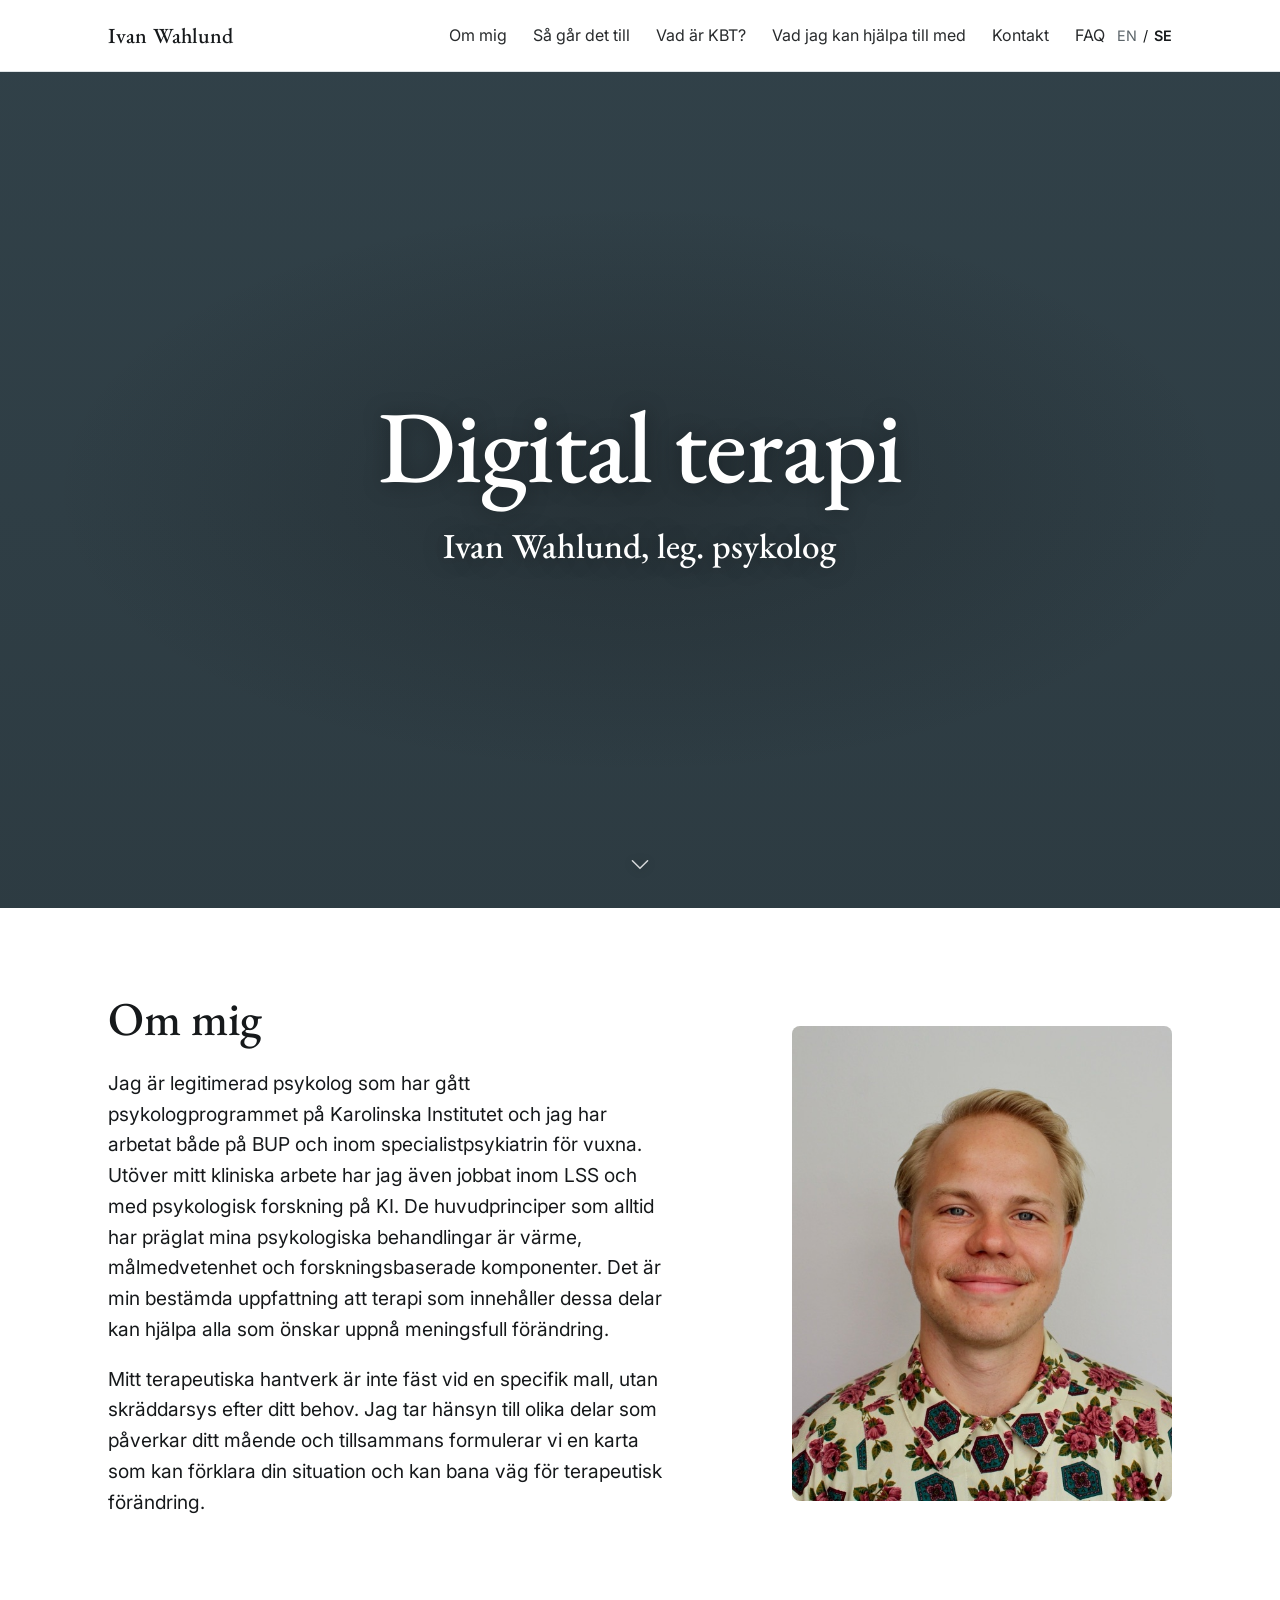
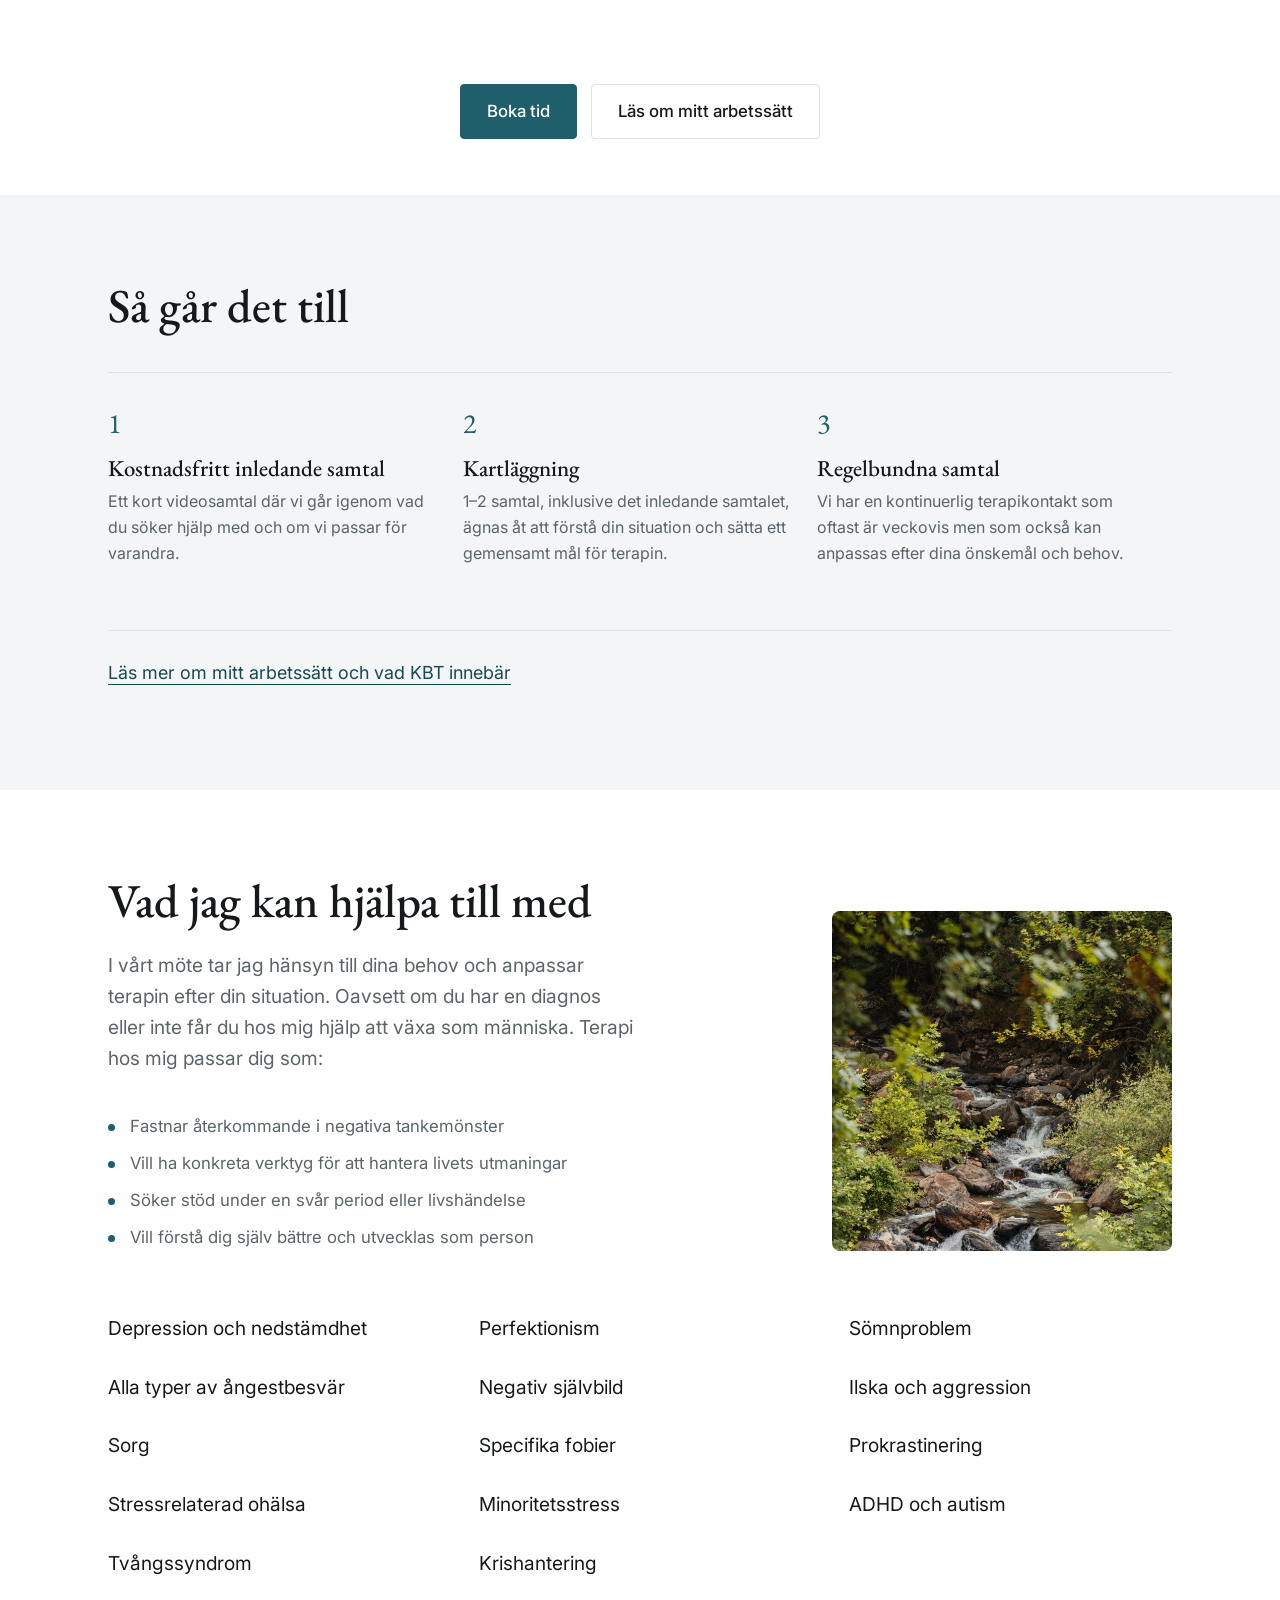
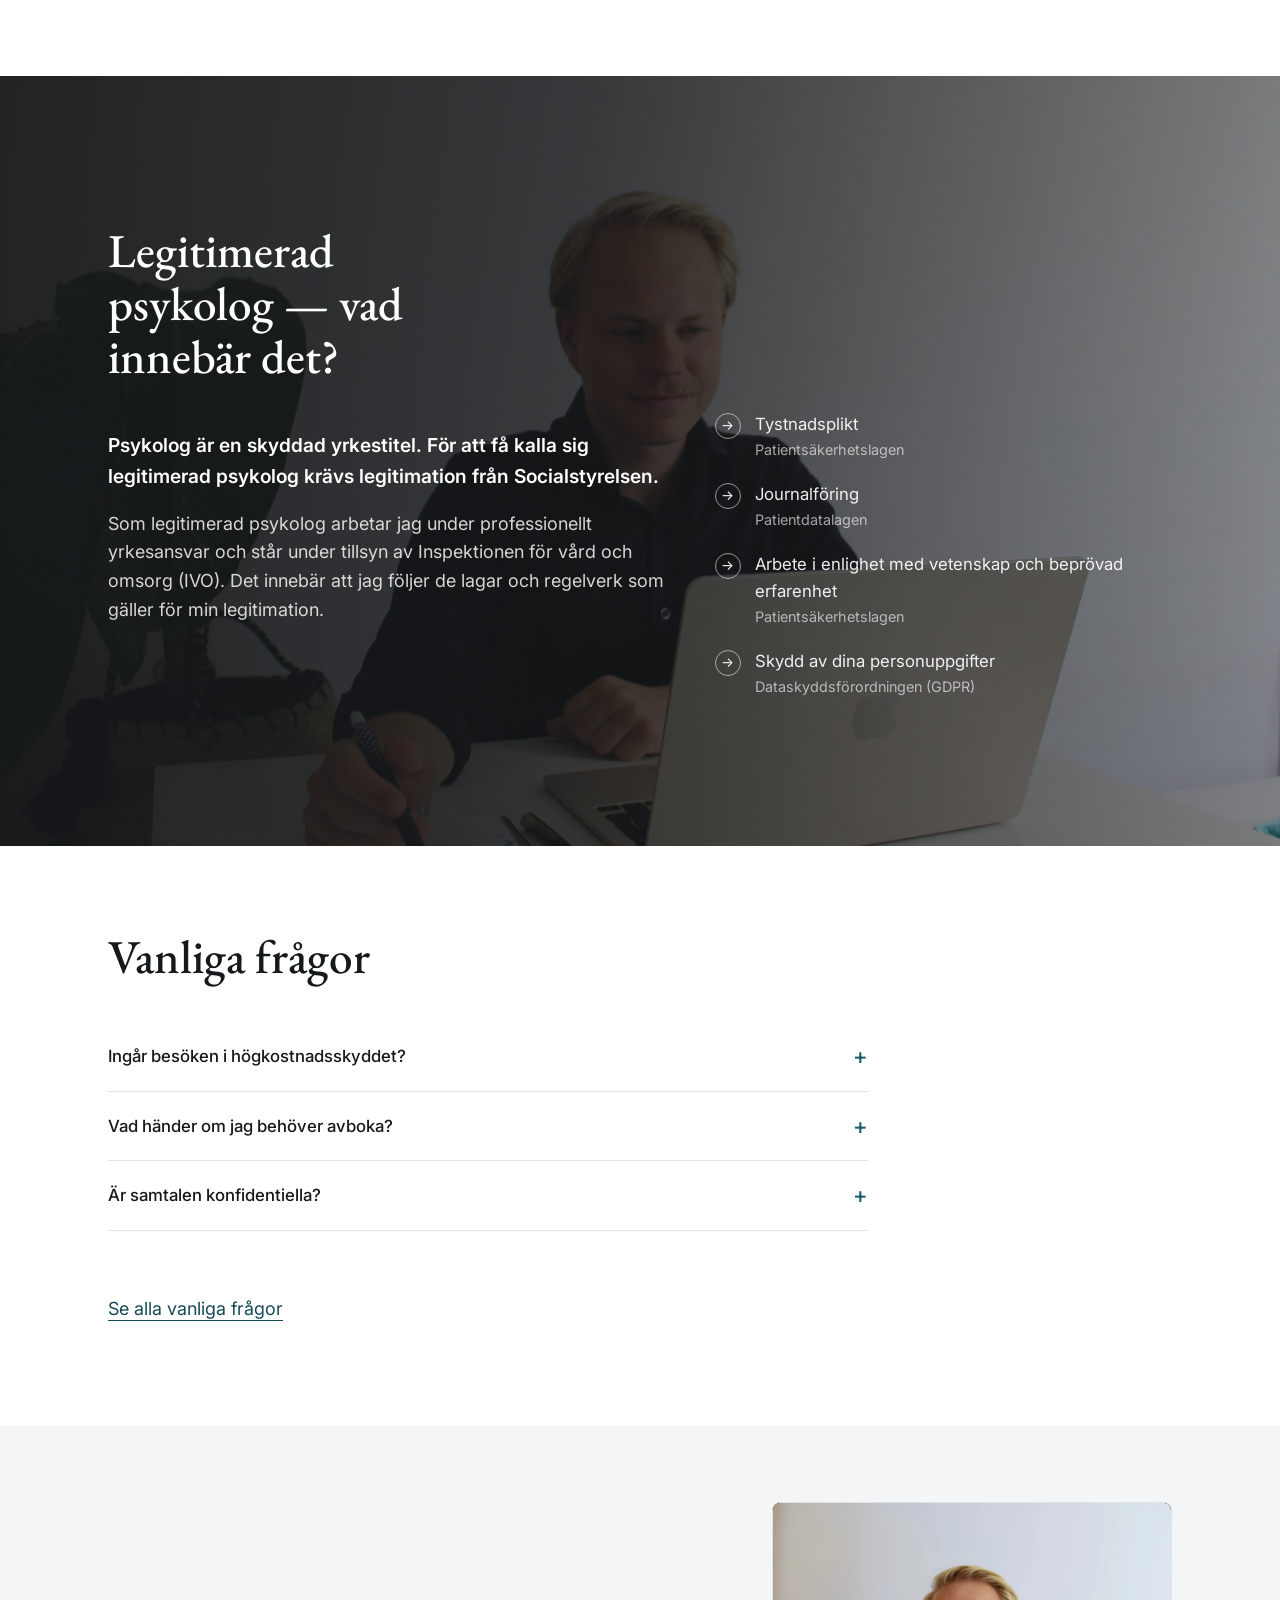
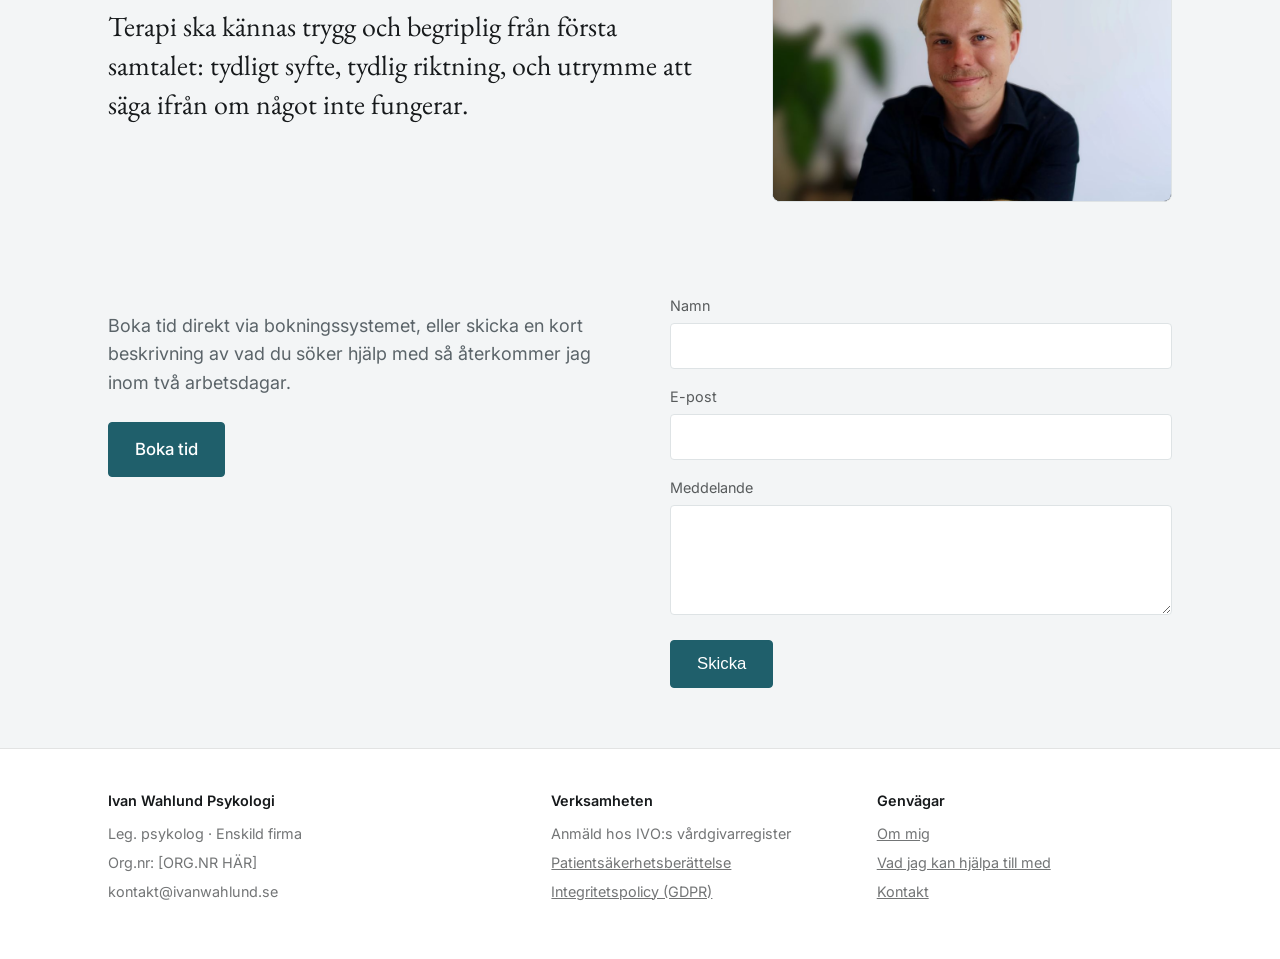
<file: index.html>
<!DOCTYPE html>
<html lang="sv">
<head>
<meta charset="UTF-8">
<meta name="viewport" content="width=device-width, initial-scale=1.0">
<title>Ivan Wahlund — Legitimerad psykolog</title>
<meta name="description" content="Ivan Wahlund, legitimerad psykolog. Individualterapi online för vuxna — ångest, stress, nedstämdhet, relationer och livskriser.">
<link rel="preconnect" href="https://fonts.googleapis.com">
<link rel="preconnect" href="https://fonts.gstatic.com" crossorigin>
<link href="https://fonts.googleapis.com/css2?family=EB+Garamond:wght@400;500;600;700&family=Inter:wght@400;500;600&display=swap" rel="stylesheet">
<style>
  :root{
    --cream: #FFFFFF;
    --cream-alt: #F3F5F6;
    --ink: #16191B;
    --ink-soft: #5B6469;
    --olive: #1F5F6B;
    --olive-deep: #174A54;
    --gold: #1F5F6B;
    --dark: #FFFFFF;
    --dark-text: #16191B;
    --line: #DEE3E5;
    --max: 800px;

    --radius-sm: 4px;
    --radius-md: 8px;
    --ease: cubic-bezier(.4,0,.2,1);
    --transition-fast: 0.15s var(--ease);
    --transition-base: 0.25s var(--ease);

    --fs-2xs: 0.9rem;
    --fs-xs: 1rem;
    --fs-base: 1.05rem;
    --fs-md: 1.2rem;
    --fs-lg: 1.3rem;
    --fs-callout: 1.75rem;
    --fs-xl: 2.1rem;
  }

  *{ box-sizing: border-box; }
  html{ scroll-behavior: smooth; }
  @media (prefers-reduced-motion: reduce){
    html{ scroll-behavior: auto; }
    *{ animation-duration: 0.001ms !important; transition-duration: 0.001ms !important; }
  }

  body{
    margin:0;
    background: var(--cream);
    color: var(--ink);
    font-family: 'Inter', -apple-system, sans-serif;
    font-size: 18px;
    line-height: 1.6;
    -webkit-font-smoothing: antialiased;
  }

  h1,h2,h3{
    font-family: 'EB Garamond', Garamond, Georgia, serif;
    font-weight: 500;
    line-height: 1.12;
    margin: 0 0 0.5em 0;
    color: var(--ink);
  }
  h2{ font-size: clamp(2.2rem, 3.7vw, 2.95rem); }

  a{ color: var(--olive-deep); }
  a:focus-visible, button:focus-visible, input:focus-visible, textarea:focus-visible{
    outline: 2px solid var(--gold);
    outline-offset: 3px;
  }

  .wrap{ max-width: 1120px; margin: 0 auto; padding: 0 28px; }
  .prose{ max-width: var(--max); }
  .prose p{ font-size: var(--fs-md); }
  .om-mig-grid{
    display: grid;
    grid-template-columns: minmax(0, 1.1fr) minmax(0, 0.9fr);
    gap: 56px;
    align-items: center;
  }
  .om-mig-grid .prose{ max-width: none; }
  #omraden .om-mig-grid{ margin-bottom: 48px; }
  @media (min-width: 901px){
    #omraden .om-mig-grid{ align-items: end; }
    #omraden .om-mig-photo{ aspect-ratio: 1 / 1; max-width: 340px; justify-self: end; }
  }
  #omraden .fit-list{ margin-bottom: 0; }
  .om-mig-photo{
    position: relative;
    overflow: hidden;
    border-radius: var(--radius-md);
    aspect-ratio: 3 / 4;
    width: 100%;
    background: var(--cream-alt);
  }
  .om-mig-photo img{
    position: absolute;
    inset: 0;
    width: 100%;
    height: 100%;
    object-fit: cover;
    object-position: center 35%;
  }
  @media (max-width: 900px){
    .om-mig-grid{ grid-template-columns: 1fr; gap: 32px; }
    .om-mig-photo{ order: -1; max-width: 360px; margin: 0 auto; }
  }

  /* Fullskärms-hero med havsvideo */
  .sea-hero{
    position: relative;
    height: calc(100svh - 64px);
    min-height: 460px;
    max-height: 920px;
    overflow: hidden;
    background: #33444c;
    display: flex;
    align-items: center;
    justify-content: center;
    text-align: center;
    padding: 0;
  }
  .sea-hero video{
    position: absolute;
    inset: 0;
    width: 100%;
    height: 100%;
    object-fit: cover;
  }
  .sea-scrim{
    position: absolute;
    inset: 0;
    background:
      radial-gradient(ellipse 46% 34% at 50% 50%, rgba(22,25,27,0.34), rgba(22,25,27,0) 100%),
      linear-gradient(180deg, rgba(22,25,27,0.08), rgba(22,25,27,0.2));
  }
  .sea-title{ position: relative; z-index: 1; padding: 0 28px; color: #fff; text-shadow: 0 1px 22px rgba(0,0,0,0.35); }
  .sea-title h1{
    color: #fff;
    font-size: clamp(3.2rem, 9vw, 6.4rem);
    line-height: 1;
    margin: 0 0 0.2em;
    letter-spacing: -0.01em;
  }
  .sea-kicker{
    font-size: var(--fs-2xs);
    font-weight: 500;
    letter-spacing: 0.1em;
    text-transform: uppercase;
    margin: 0 0 14px;
    opacity: 0.92;
  }
  .sea-name{
    font-family: 'EB Garamond', Garamond, Georgia, serif;
    font-size: clamp(1.5rem, 3.4vw, 2.2rem);
    font-weight: 500;
    margin: 0 0 10px;
  }
  .sea-sub{ font-size: var(--fs-xs); opacity: 0.92; margin: 0; }
  .sea-scroll{
    position: absolute;
    left: 50%;
    bottom: 22px;
    transform: translateX(-50%);
    z-index: 1;
    width: 44px;
    height: 44px;
    display: flex;
    align-items: center;
    justify-content: center;
    color: #fff;
    opacity: 0.8;
    transition: opacity 0.3s;
  }
  .sea-scroll:hover{ opacity: 1; }
  .sea-scroll svg{ width: 26px; height: 26px; filter: drop-shadow(0 1px 6px rgba(0,0,0,0.4)); }
  .sea-scroll.is-hidden{ opacity: 0; pointer-events: none; }
  .intro{ padding: 64px 0 56px; text-align: center; }
  .intro .lede{
    max-width: 62ch;
    color: var(--ink-soft);
    font-size: var(--fs-md);
    margin: 0 auto 30px;
  }
  .intro .btn-row{ justify-content: center; }
  #om-mig .om-mig-photo{ aspect-ratio: 4 / 5; max-width: 380px; justify-self: end; }
  @media (max-width: 900px){ #om-mig .om-mig-photo{ justify-self: center; } }

  /* Legitimerad psykolog band */
  .credential-band{
    position: relative;
    min-height: 560px;
    display: flex;
    align-items: center;
    background: var(--ink);
    overflow: hidden;
  }
  .credential-band .band-bg{
    position: absolute;
    inset: 0;
    background: url('assets/images/legitimerad-ivan.jpg') center 60%/cover no-repeat;
  }
  .credential-band .band-scrim{
    position: absolute;
    inset: 0;
    background: linear-gradient(100deg, rgba(22,25,27,0.93) 0%, rgba(22,25,27,0.82) 42%, rgba(22,25,27,0.45) 100%);
  }
  .credential-band .wrap{
    position: relative;
    z-index: 1;
    padding: 64px 28px;
    width: 100%;
  }
  .credential-band h2{
    color: #fff;
    max-width: 16ch;
  }
  .credential-grid{
    display: grid;
    grid-template-columns: minmax(0, 1.1fr) minmax(0, 0.9fr);
    gap: 48px;
    align-items: start;
    margin-top: 28px;
  }
  .credential-band .lead{
    color: #fff;
    font-weight: 600;
    font-size: var(--fs-md);
    margin-bottom: 12px;
  }
  .credential-band .lead ~ p{ color: rgba(255,255,255,0.82); }
  .credential-list small{
    display: block;
    color: rgba(255,255,255,0.62);
    font-size: var(--fs-2xs);
  }
  .credential-list{
    list-style: none;
    margin: 0; padding: 0;
    display: flex;
    flex-direction: column;
    gap: 20px;
  }
  .credential-list li{
    display: flex;
    gap: 14px;
    align-items: flex-start;
    color: rgba(255,255,255,0.92);
    font-size: var(--fs-base);
  }
  .credential-list .icon{
    flex: none;
    width: 26px; height: 26px;
    border-radius: 50%;
    border: 1.5px solid rgba(255,255,255,0.55);
    display: flex; align-items: center; justify-content: center;
    color: #fff;
    font-size: 0.85rem;
    margin-top: 2px;
  }
  @media (max-width: 820px){
    .credential-grid{ grid-template-columns: 1fr; gap: 24px; }
  }

  /* Header */
  header.site{
    padding: 18px 0;
    position: relative;
    z-index: 30;
    background: var(--cream);
    border-bottom: 1px solid var(--line);
  }
  header.site .wrap{
    display: flex;
    justify-content: space-between;
    align-items: center;
    gap: 24px;
  }
  .brand{
    font-family: 'EB Garamond', Garamond, Georgia, serif;
    font-size: 1.35rem;
    font-weight: 500;
    color: var(--ink);
    text-decoration: none;
    letter-spacing: 0.005em;
  }
  nav.primary ul{
    display: flex;
    gap: 26px;
    list-style: none;
    margin: 0; padding: 0;
  }
  nav.primary a{
    color: var(--dark-text);
    text-decoration: none;
    font-size: var(--fs-xs);
    opacity: 0.92;
    transition: opacity var(--transition-fast);
  }
  nav.primary a:hover{ opacity: 1; text-decoration: underline; }
  nav.primary li{ position: relative; }
  nav.primary .dropdown-toggle{ display:inline-flex; align-items:center; gap:5px; cursor: pointer; }
  nav.primary .caret{ font-size: 0.65em; opacity: 0.75; }
  nav.primary .dropdown-menu{
    list-style: none;
    margin: 0; padding: 8px 0;
    position: absolute;
    top: 100%; left: 0;
    margin-top: 10px;
    min-width: 260px;
    background: var(--dark);
    border: 1px solid rgba(22,25,27,0.14);
  box-shadow: 0 10px 28px rgba(22,25,27,0.10);
    border-radius: var(--radius-md);
    opacity: 0;
    visibility: hidden;
    transform: translateY(4px);
    transition: opacity var(--transition-fast), transform var(--transition-fast), visibility var(--transition-fast);
    z-index: 40;
  }
  nav.primary li:hover > .dropdown-menu,
  nav.primary li:focus-within > .dropdown-menu{
    opacity: 1;
    visibility: visible;
    transform: translateY(0);
  }
  nav.primary .dropdown-menu li{ position: static; }
  nav.primary .dropdown-menu a{
    display: block;
    padding: 9px 18px;
    white-space: nowrap;
    opacity: 0.82;
    font-size: var(--fs-xs);
  }
  nav.primary .dropdown-menu a:hover{ opacity: 1; background: rgba(22,25,27,0.06); text-decoration: none; }
  .nav-toggle{ display:none; }
  .menu-btn{
    display:none;
    background:none; border:1px solid var(--line); border-radius: var(--radius-sm);
    padding: 8px 12px; font-size: var(--fs-xs); cursor:pointer; color: var(--dark-text);
  }

  @media (max-width: 720px){
    nav.primary{
      display:none;
      position: absolute;
      left:0; right:0; top: 100%;
      background: var(--cream);
      border-bottom: 1px solid var(--line);
      padding: 4px 0;
    }
    nav.primary ul{ flex-direction: column; padding: 18px 28px; gap: 16px; }
    nav.primary .dropdown-menu{
      position: static;
      opacity: 1; visibility: visible; transform: none;
      background: transparent;
      border: none;
      padding: 10px 0 0 16px;
      margin-top: 10px;
      min-width: 0;
    }
    nav.primary .dropdown-menu li + li{ margin-top: 10px; }
    nav.primary .dropdown-menu a{ padding: 0; font-size: var(--fs-2xs); opacity: 0.75; }
    .nav-toggle:checked ~ nav.primary{ display:block; }
    .menu-btn{ display:inline-block; }
  }

  /* Hero — split layout: text left, portrait photo right */
  .hero{
    position: relative;
    display: flex;
    justify-content: center;
    background: var(--cream);
    padding: 0;
  }
  .hero-inner{
    display: grid;
    grid-template-columns: minmax(0, 1.2fr) minmax(0, 0.8fr);
    gap: 56px;
    align-items: center;
    max-width: 1120px;
    width: 100%;
    padding: 72px 28px 64px;
  }
  .hero-text{
    display: flex;
    flex-direction: column;
    gap: 36px;
  }
  .hero-photo{
    position: relative;
    overflow: hidden;
    background: var(--cream-alt);
    border-radius: var(--radius-md);
    aspect-ratio: 4 / 5;
    width: 100%;
    max-width: 420px;
    justify-self: end;
  }

  .hero-photo-img{
    position: absolute;
    inset: 0;
    width: 100%;
    height: 100%;
    object-fit: cover;
    object-position: center 30%;
  }
  .hero-photo .placeholder-label{
    position: absolute;
    top: 50%; left: 50%;
    transform: translate(-50%,-50%);
    color: rgba(22,25,27,0.55);
    font-size: var(--fs-xs);
    text-align: center;
    max-width: 260px;
    line-height: 1.5;
    padding: 0 20px;
  }
  @media (max-width: 900px){
    .hero-inner{ grid-template-columns: 1fr; }
    .hero{ min-height: auto; }
    .hero-inner{ padding: 40px 28px 48px; gap: 32px; }
    .hero-photo{ max-width: 100%; order: -1; justify-self: stretch; }
  }
  .hero-kicker{
    color: var(--olive);
    font-size: var(--fs-2xs);
    font-weight: 500;
    letter-spacing: 0.04em;
    text-transform: uppercase;
    margin-bottom: 18px;
  }
  .hero-credentials{
    color: var(--ink-soft);
    font-size: var(--fs-2xs);
    margin: 0;
  }
  .hero h1{
    font-family: 'EB Garamond', Garamond, Georgia, serif;
    font-weight: 600;
    color: var(--dark-text);
    font-size: clamp(3rem, 6vw, 4.8rem);
    line-height: 1.0;
    margin: 0 0 0.2em 0;
    letter-spacing: -0.01em;
  }
  .hero .lede{
    max-width: 54ch;
    color: var(--ink-soft);
    font-size: var(--fs-md);
    margin-bottom: 30px;
  }
  .btn{
    display: inline-block;
    background: var(--olive);
    color: var(--cream);
    text-decoration: none;
    padding: 13px 26px;
    border-radius: var(--radius-sm);
    font-size: var(--fs-base);
    font-weight: 500;
    border: 1px solid var(--olive);
    cursor: pointer;
    transition: background var(--transition-fast), border-color var(--transition-fast), transform var(--transition-fast);
  }
  .btn:hover{ background: var(--olive-deep); transform: translateY(-2px); }
  .btn.ghost{
    background: transparent;
    color: var(--ink);
    border: 1px solid var(--line);
  }
  .btn.ghost:hover{ border-color: var(--ink); background: transparent; }
  .btn.on-cream{ background: var(--olive); border-color: var(--olive); color: var(--cream); align-self: flex-start; }
  .btn.on-cream:hover{ background: var(--olive-deep); border-color: var(--olive-deep); }
  .btn-row{ display:flex; gap: 14px; flex-wrap: wrap; }

  /* Facts strip under the hero */
  .facts{
    border-top: 1px solid var(--line);
    border-bottom: 1px solid var(--line);
    background: var(--cream-alt);
  }
  .facts dl{
    display: grid;
    grid-template-columns: repeat(4, minmax(0, 1fr));
    gap: 0 32px;
    margin: 0;
    padding: 22px 0;
  }
  .facts dt{ font-size: var(--fs-2xs); color: var(--ink-soft); margin-bottom: 4px; }
  .facts dd{ margin: 0; font-size: var(--fs-xs); font-weight: 500; }
  .facts dd small{ display: block; font-size: var(--fs-2xs); font-weight: 400; color: var(--ink-soft); margin-top: 2px; }
  @media (max-width: 720px){
    .facts dl{ grid-template-columns: repeat(2, minmax(0, 1fr)); gap: 18px 24px; }
  }

  /* Sections generic */
  section{ padding: 84px 0; }
  section.alt{ background: var(--cream-alt); }
  .section-head{ margin-bottom: 40px; }
  .section-lede{
    color: var(--ink-soft);
    font-size: var(--fs-md);
    margin-top: 10px;
    max-width: 44ch;
  }
  .section-link{
    margin-top: 36px;
    padding-top: 28px;
    border-top: 1px solid var(--line);
  }
  #faq .section-link{ border-top: none; }
  .section-link a{
    border-bottom: 1px solid currentColor;
    padding-bottom: 1px;
    text-decoration: none;
  }
  .section-link a:hover{ color: var(--olive); }

  /* About */

  /* Approach steps */
  .steps{
    list-style:none; margin:0; padding:0;
    display:grid;
    grid-template-columns: repeat(3, 1fr);
    border-top: 1px solid var(--line);
  }
  .steps li{ padding: 28px 24px 28px 0; }
  .steps .num{
    font-family: 'EB Garamond', Garamond, Georgia, serif;
    color: var(--gold);
    font-size: var(--fs-callout);
    display:block;
    margin-bottom: 10px;
  }
  .steps h3{ font-size: 1.42rem; margin-bottom: 8px; }
  .steps p{ color: var(--ink-soft); font-size: var(--fs-xs); margin:0; max-width: 34ch; }
  @media (max-width: 780px){
    .steps{ grid-template-columns: 1fr; }
    .steps li{ border-bottom: 1px solid var(--line); }
  }

  /* Focus areas */
  .areas-list{
    columns: 3;
    column-gap: 48px;
    list-style: none;
    margin: 0; padding: 0;
    max-width: 100%;
    font-size: var(--fs-md);
  }
  .areas-list li{
    padding: 14px 0;
    break-inside: avoid;
  }
  .areas-list li a{
    color: var(--ink);
    text-decoration: none;
    display: block;
    transition: color var(--transition-fast);
  }
  .areas-list li a:hover{ color: var(--olive-deep); }
  @media (max-width: 820px){ .areas-list{ columns: 2; } }
  @media (max-width: 600px){ .areas-list{ columns: 1; } }
  .fit-list{
    list-style: none;
    margin: 24px 0 44px;
    padding: 0;
    max-width: 60ch;
    display: flex;
    flex-direction: column;
    gap: 10px;
  }
  .fit-list li{
    position: relative;
    padding-left: 22px;
    color: var(--ink-soft);
    font-size: var(--fs-base);
  }
  .fit-list li::before{
    content: "";
    position: absolute;
    left: 0; top: 0.65em;
    width: 7px; height: 7px;
    border-radius: 50%;
    background: var(--olive);
  }

  /* FAQ */
  .faq-list{ max-width: 760px; }
  .faq-item{ border-bottom: 1px solid var(--line); }
  .faq-item summary{
    cursor: pointer;
    padding: 18px 0;
    font-family: 'Inter', -apple-system, sans-serif;
    font-size: var(--fs-base);
    font-weight: 500;
    line-height: 1.45;
    list-style: none;
    display: flex;
    justify-content: space-between;
    align-items: center;
    gap: 16px;
  }
  .faq-item summary::-webkit-details-marker{ display: none; }
  .faq-item summary::after{
    content: "+";
    font-size: 1.4rem;
    color: var(--gold);
    flex-shrink: 0;
    transition: transform var(--transition-fast);
  }
  .faq-item[open] summary::after{ transform: rotate(45deg); }
  .faq-item p{ color: var(--ink-soft); padding: 0 0 22px 0; margin: 0; max-width: 62ch; }

  /* Dark statement + contact section (Calmia-style) */
  .statement{
    background: var(--cream-alt);
    color: var(--dark-text);
    position: relative;
    overflow: hidden;
    padding: 76px 0 60px;
  }
  .statement .philosophy{
    max-width: 52ch;
    font-family: 'EB Garamond', Garamond, Georgia, serif;
    font-size: var(--fs-callout);
    font-weight: 400;
    line-height: 1.4;
    color: var(--dark-text);
    margin-bottom: 46px;
  }
  .statement .contact-grid{
    display:grid;
    grid-template-columns: 1fr 1fr;
    gap: 60px;
    padding-top: 46px;
  }
  @media (max-width: 780px){ .statement .contact-grid{ grid-template-columns: 1fr; } }
  .statement-top{
    display: grid;
    grid-template-columns: minmax(0, 1.2fr) minmax(0, 0.8fr);
    gap: 56px;
    align-items: center;
    margin-bottom: 46px;
  }
  .statement-top .philosophy{ margin-bottom: 0; }
  @media (max-width: 780px){
    .statement-top{ grid-template-columns: 1fr; gap: 28px; }
  }
  .video-frame{
    position: relative;
    margin: 0;
    width: 100%;
    max-width: 400px;
    justify-self: end;
    aspect-ratio: 4 / 3;
    border-radius: var(--radius-md);
    overflow: hidden;
    background: var(--ink);
    border: 1px solid var(--line);
  }
  .video-frame img{
    width: 100%;
    height: 100%;
    object-fit: cover;
    object-position: center 35%;
    display: block;
  }
  .video-frame figcaption{
    position: absolute;
    left: 12px; bottom: 12px;
    padding: 4px 10px;
    border-radius: var(--radius-sm);
    background: rgba(22,25,27,0.62);
    color: #fff;
    font-size: var(--fs-2xs);
    line-height: 1.4;
  }
  .statement .contact-grid form{ display:flex; flex-direction:column; gap: 16px; }
  .field label{ display:block; font-size: var(--fs-2xs); color: rgba(22,25,27,0.7); margin-bottom: 6px; }
  .field input, .field textarea{
    width: 100%;
    padding: 12px 14px;
    border: 1px solid var(--line);
    border-radius: var(--radius-sm);
    background: var(--cream);
    font-family: inherit;
    font-size: var(--fs-base);
    color: var(--dark-text);
  }
  .field input::placeholder, .field textarea::placeholder{ color: rgba(22,25,27,0.4); }
  .field textarea{ min-height: 110px; resize: vertical; }


  /* Footer */
  footer{
    background: var(--dark);
    color: rgba(22,25,27,0.6);
    padding: 40px 0 50px;
    font-size: var(--fs-2xs);
    border-top: 1px solid rgba(22,25,27,0.12);
  }
  footer .grid{ display:grid; grid-template-columns: 1.4fr 1fr 1fr; gap: 30px; }
  footer h4{
    font-family: 'Inter', sans-serif;
    font-weight: 600;
    color: var(--dark-text);
    font-size: var(--fs-2xs);
    margin: 0 0 10px 0;
  }
  footer p{ margin: 0 0 6px 0; }
  footer ul{ list-style:none; margin:0; padding:0; }
  footer li{ margin-bottom: 6px; }
  footer a{ color: rgba(22,25,27,0.6); }
  @media (max-width: 700px){ footer .grid{ grid-template-columns: 1fr; } }

  /* Language placeholders */
  header.site .wrap{ gap: 12px; }
  .brand{ flex-shrink: 0; }
  nav.primary{ margin-left: auto; }
  nav.primary ul{ flex-wrap: wrap; justify-content: flex-end; }
  .language-switch{ display: flex; gap: 6px; flex-shrink: 0; font-size: var(--fs-2xs); }
  .language-switch a{ color: var(--ink-soft); text-decoration: none; }
  .language-switch a:hover{ text-decoration: underline; }
  .language-switch a[aria-current="page"]{ color: var(--ink); font-weight: 600; }
  @media (max-width: 720px){
    .menu-btn{ margin-left: auto; }
    nav.primary ul{ justify-content: flex-start; }
  }
</style>
</head>
<body>


<header class="site">
  <div class="wrap">
    <a class="brand" href="#">Ivan Wahlund</a>
    <input type="checkbox" id="nav-toggle" class="nav-toggle">
    <label for="nav-toggle" class="menu-btn" aria-label="Öppna meny">Meny</label>
    <nav class="primary" aria-label="Huvudmeny">
      <ul>
        <li><a href="#om-mig">Om mig</a></li>
        <li><a href="#arbetssatt">Så går det till</a></li>
        <li><a href="kbt.html">Vad är KBT?</a></li>
        <li><a href="#omraden">Vad jag kan hjälpa till med</a></li>
        <li><a href="#kontakt">Kontakt</a></li>
        <li><a href="faq.html">FAQ</a></li>
      </ul>
    </nav>
    <nav class="language-switch" aria-label="Språk">
      <a href="#" lang="en" aria-label="English" onclick="event.preventDefault()">EN</a>
      <span aria-hidden="true">/</span>
      <a href="#" lang="sv" aria-label="Svenska" aria-current="page" onclick="event.preventDefault()">SE</a>
    </nav>
  </div>
</header>

<main>

  <section class="sea-hero">
    <video id="seaVideo" muted loop playsinline preload="auto" aria-hidden="true" tabindex="-1">
      <source src="assets/video/kandidat-9-360.mp4" type="video/mp4" media="(max-width: 700px)">
      <source src="assets/video/kandidat-9-720.mp4" type="video/mp4">
    </video>
    <div class="sea-scrim" aria-hidden="true"></div>
    <div class="sea-title">
      <h1>Digital terapi</h1>
      <p class="sea-name">Ivan Wahlund, leg. psykolog</p>
    </div>
    <a class="sea-scroll" href="#om-mig" aria-label="Scrolla ner">
      <svg viewBox="0 0 24 24" fill="none" stroke="currentColor" stroke-width="1.4" stroke-linecap="round" stroke-linejoin="round" aria-hidden="true"><path d="M5 9l7 7 7-7"/></svg>
    </a>
  </section>

  <section id="om-mig">
    <div class="wrap">
      <div class="om-mig-grid">
        <div class="prose">
          <h2>Om mig</h2>
          <p>Jag är legitimerad psykolog som har gått psykologprogrammet på Karolinska Institutet och jag har arbetat både på BUP och inom specialistpsykiatrin för vuxna. Utöver mitt kliniska arbete har jag även jobbat inom LSS och med psykologisk forskning på KI. De huvudprinciper som alltid har präglat mina psykologiska behandlingar är värme, målmedvetenhet och forskningsbaserade komponenter. Det är min bestämda uppfattning att terapi som innehåller dessa delar kan hjälpa alla som önskar uppnå meningsfull förändring.</p>
          <p>Mitt terapeutiska hantverk är inte fäst vid en specifik mall, utan skräddarsys efter ditt behov. Jag tar hänsyn till olika delar som påverkar ditt mående och tillsammans formulerar vi en karta som kan förklara din situation och kan bana väg för terapeutisk förändring.</p>
        </div>
        <div class="om-mig-photo">
          <img src="assets/images/ivan-hero.jpg" alt="Ivan Wahlund" loading="lazy">
        </div>
      </div>
    </div>
  </section>

  <section class="intro" id="intro">
    <div class="wrap">
      <div class="btn-row">
        <!-- KADDIO-INTEGRATION: byt href nedan mot din bokningslänk från Kaddio,
             t.ex. https://boka.kaddio.com/ivanwahlund, eller ersätt <a> med
             Kaddios inbäddade bokningswidget/skript när den är klar. -->
        <a class="btn" id="boka-tid-btn" href="#kontakt">Boka tid</a>
        <a class="btn ghost" href="#arbetssatt">Läs om mitt arbetssätt</a>
      </div>
    </div>
  </section>

  <section id="arbetssatt" class="alt">
    <div class="wrap">
      <div class="section-head">
        <h2>Så går det till</h2>
      </div>
      <ol class="steps">
        <li>
          <span class="num">1</span>
          <h3>Kostnadsfritt inledande samtal</h3>
          <p>Ett kort videosamtal där vi går igenom vad du söker hjälp med och om vi passar för varandra.</p>
        </li>
        <li>
          <span class="num">2</span>
          <h3>Kartläggning</h3>
          <p>1–2 samtal, inklusive det inledande samtalet, ägnas åt att förstå din situation och sätta ett gemensamt mål för terapin.</p>
        </li>
        <li>
          <span class="num">3</span>
          <h3>Regelbundna samtal</h3>
          <p>Vi har en kontinuerlig terapikontakt som oftast är veckovis men som också kan anpassas efter dina önskemål och behov.</p>
        </li>
      </ol>
      <p class="section-link"><a href="kbt.html">Läs mer om mitt arbetssätt och vad KBT innebär</a></p>
    </div>
  </section>

  <section id="omraden">
    <div class="wrap">
      <div class="om-mig-grid">
        <div>
          <div class="section-head">
            <h2>Vad jag kan hjälpa till med</h2>
            <p class="section-lede">I vårt möte tar jag hänsyn till dina behov och anpassar terapin efter din situation. Oavsett om du har en diagnos eller inte får du hos mig hjälp att växa som människa. Terapi hos mig passar dig som:</p>
          </div>
          <ul class="fit-list">
            <li>Fastnar återkommande i negativa tankemönster</li>
            <li>Vill ha konkreta verktyg för att hantera livets utmaningar</li>
            <li>Söker stöd under en svår period eller livshändelse</li>
            <li>Vill förstå dig själv bättre och utvecklas som person</li>
          </ul>
        </div>
        <div class="om-mig-photo">
          <img src="assets/images/skogsback-web.jpg" alt="Bäck som rinner genom grön skog" loading="lazy">
        </div>
      </div>
      <ul class="areas-list">
        <li>Depression och nedstämdhet</li>
        <li>Alla typer av ångestbesvär</li>
        <li>Sorg</li>
        <li>Stressrelaterad ohälsa</li>
        <li>Tvångssyndrom</li>
        <li>Perfektionism</li>
        <li>Negativ självbild</li>
        <li>Specifika fobier</li>
        <li>Minoritetsstress</li>
        <li>Krishantering</li>
        <li>Sömnproblem</li>
        <li>Ilska och aggression</li>
        <li>Prokrastinering</li>
        <li>ADHD och autism</li>
      </ul>
    </div>
  </section>

  <section class="credential-band">
    <div class="band-bg" aria-hidden="true"></div>
    <div class="band-scrim" aria-hidden="true"></div>
    <div class="wrap">
      <h2>Legitimerad psykolog — vad innebär det?</h2>
      <div class="credential-grid">
        <div>
          <p class="lead">Psykolog är en skyddad yrkestitel. För att få kalla sig legitimerad psykolog krävs legitimation från Socialstyrelsen.</p>
          <p>Som legitimerad psykolog arbetar jag under professionellt yrkesansvar och står under tillsyn av Inspektionen för vård och omsorg (IVO). Det innebär att jag följer de lagar och regelverk som gäller för min legitimation.</p>
        </div>
        <div>
          <ul class="credential-list">
            <li><span class="icon" aria-hidden="true">→</span><span>Tystnadsplikt <small>Patientsäkerhetslagen</small></span></li>
            <li><span class="icon" aria-hidden="true">→</span><span>Journalföring <small>Patientdatalagen</small></span></li>
            <li><span class="icon" aria-hidden="true">→</span><span>Arbete i enlighet med vetenskap och beprövad erfarenhet <small>Patientsäkerhetslagen</small></span></li>
            <li><span class="icon" aria-hidden="true">→</span><span>Skydd av dina personuppgifter <small>Dataskyddsförordningen (GDPR)</small></span></li>
          </ul>
        </div>
      </div>
    </div>
  </section>

  <section id="faq">
    <div class="wrap">
      <div class="section-head"><h2>Vanliga frågor</h2></div>
      <div class="faq-list">
        <details class="faq-item">
          <summary>Ingår besöken i högkostnadsskyddet?</summary>
          <p>Nej. Det här är en privat mottagning utanför regionens vårdval, så besöken omfattas inte av högkostnadsskyddet.</p>
        </details>
        <details class="faq-item">
          <summary>Vad händer om jag behöver avboka?</summary>
          <p>Avbokning senast 24 timmar före bokad tid är kostnadsfri. Vid senare avbokning eller uteblivet besök debiteras hela avgiften.</p>
        </details>
        <details class="faq-item">
          <summary>Är samtalen konfidentiella?</summary>
          <p>Ja. All information hanteras enligt gällande sekretesslagstiftning och patientdatalagen.</p>
        </details>
      </div>
      <p class="section-link"><a href="faq.html">Se alla vanliga frågor</a></p>
    </div>
  </section>

  <section class="statement" id="kontakt">
    <div class="wrap">
      <div class="statement-top">
        <p class="philosophy">Terapi ska kännas trygg och begriplig från första samtalet: tydligt syfte, tydlig riktning, och utrymme att säga ifrån om något inte fungerar.</p>
        <figure class="video-frame">
          <img src="assets/images/videosamtal.jpg" alt="Ivan Wahlund tittar in i kameran under ett videosamtal" loading="lazy">
        </figure>
      </div>

      <div class="contact-grid">
        <div>
          <p style="max-width:44ch; color:var(--ink-soft); margin-bottom:24px;">Boka tid direkt via bokningssystemet, eller skicka en kort beskrivning av vad du söker hjälp med så återkommer jag inom två arbetsdagar.</p>
          <!-- KADDIO-INTEGRATION: samma bokningsknapp som i hero-sektionen. -->
          <a class="btn" href="#" id="boka-tid-btn-2">Boka tid</a>
        </div>
        <form action="mailto:kontakt@ivanwahlund.se" method="post" enctype="text/plain">
          <div class="field">
            <label for="namn">Namn</label>
            <input type="text" id="namn" name="Namn" required>
          </div>
          <div class="field">
            <label for="epost">E-post</label>
            <input type="email" id="epost" name="E-post" required>
          </div>
          <div class="field">
            <label for="meddelande">Meddelande</label>
            <textarea id="meddelande" name="Meddelande" required></textarea>
          </div>
          <button type="submit" class="btn on-cream">Skicka</button>
        </form>
      </div>
    </div>
  </section>

</main>

<footer>
  <div class="wrap">
    <div class="grid">
      <div>
        <h4>Ivan Wahlund Psykologi</h4>
        <p>Leg. psykolog · Enskild firma</p>
        <p>Org.nr: [ORG.NR HÄR]</p>
        <p>kontakt@ivanwahlund.se</p>
      </div>
      <div>
        <h4>Verksamheten</h4>
        <ul>
          <li>Anmäld hos IVO:s vårdgivarregister</li>
          <li><a href="#">Patientsäkerhetsberättelse</a></li>
          <li><a href="integritetspolicy.html">Integritetspolicy (GDPR)</a></li>
        </ul>
      </div>
      <div>
        <h4>Genvägar</h4>
        <ul>
          <li><a href="#om-mig">Om mig</a></li>
          <li><a href="#omraden">Vad jag kan hjälpa till med</a></li>
          <li><a href="#kontakt">Kontakt</a></li>
        </ul>
      </div>
    </div>
  </div>
</footer>

<script>
  (function(){
    var v = document.getElementById('seaVideo');
    if(!v) return;
    if(window.matchMedia && window.matchMedia('(prefers-reduced-motion: reduce)').matches){
      v.pause();
    } else {
      var p = v.play();
      if(p && p.catch) p.catch(function(){});
    }
  })();
</script>
<script>
  (function(){
    var cue = document.querySelector('.sea-scroll');
    if(!cue) return;
    function update(){ cue.classList.toggle('is-hidden', window.scrollY > 40); }
    window.addEventListener('scroll', update, {passive:true});
    update();
  })();
</script>
<script>
  document.querySelectorAll('nav.primary a').forEach(function(link){
    link.addEventListener('click', function(){
      document.getElementById('nav-toggle').checked = false;
    });
  });

</script>

</body>
</html>
</file>
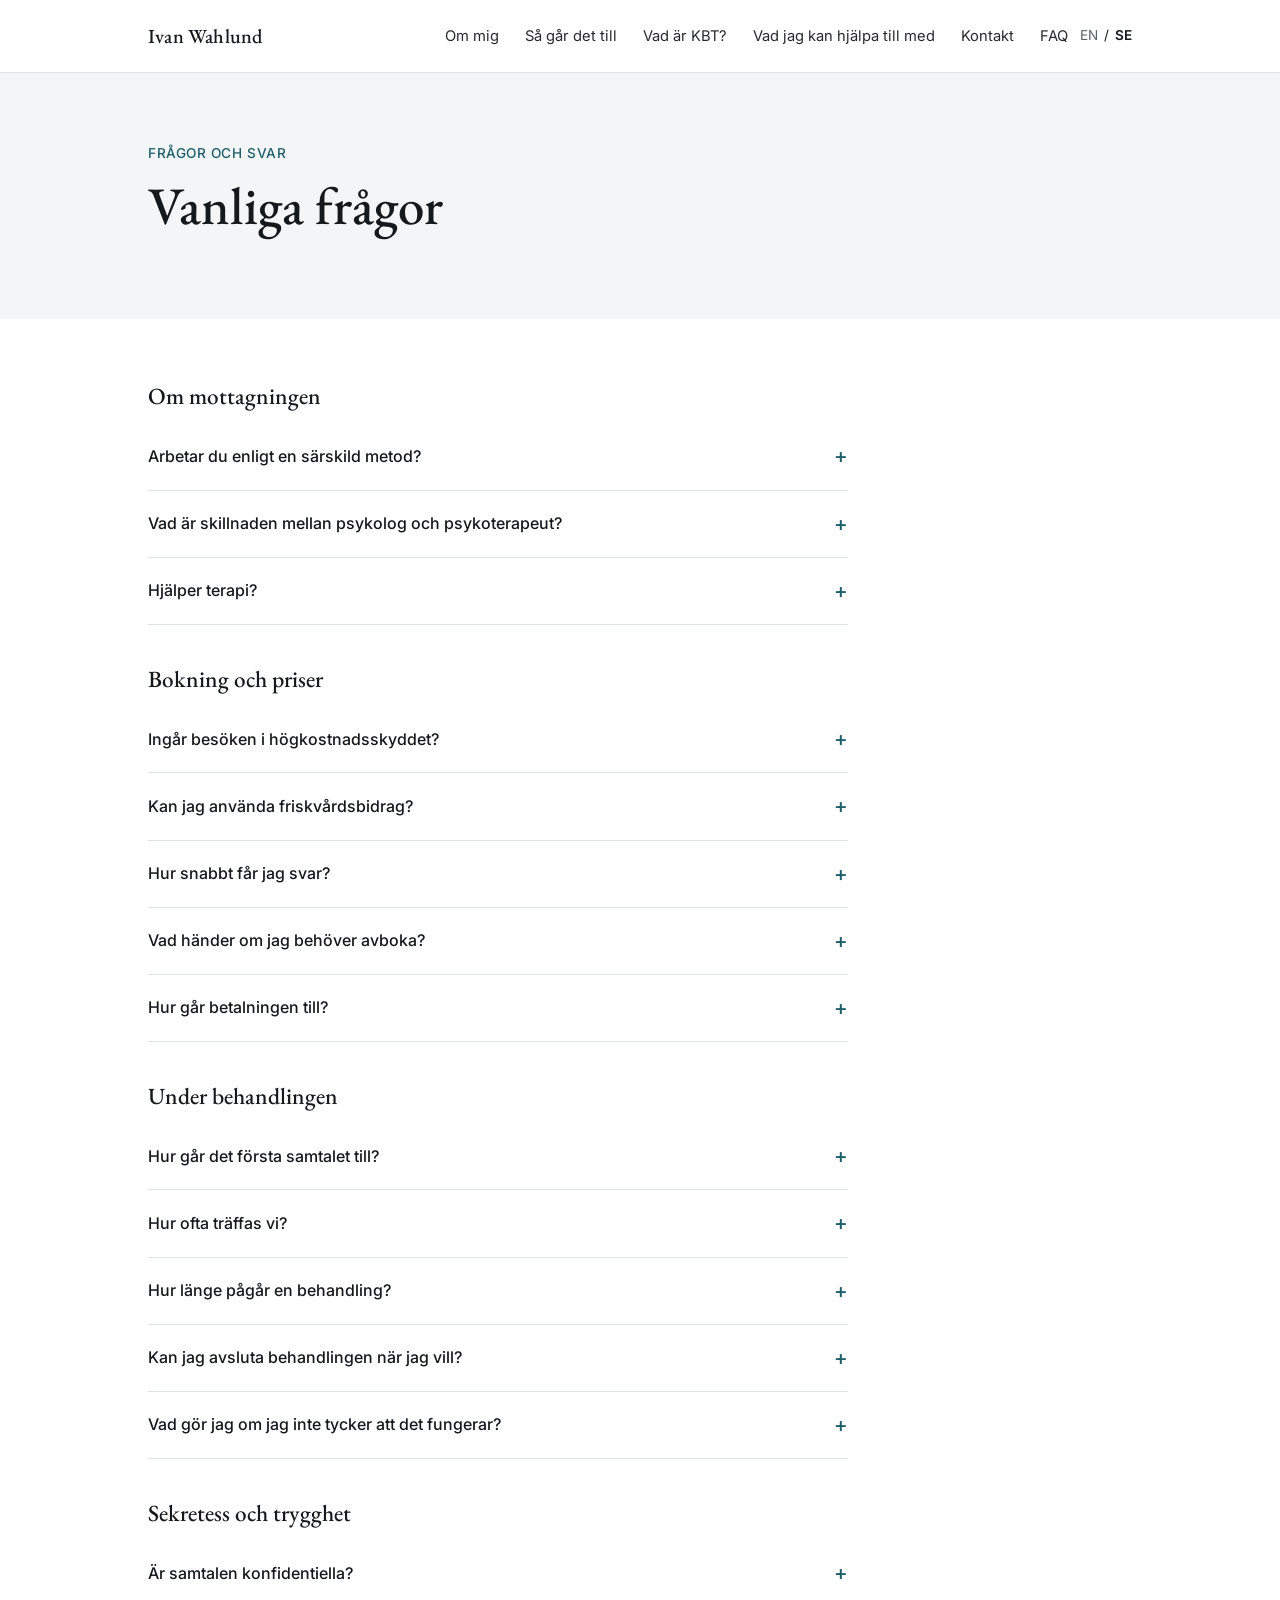
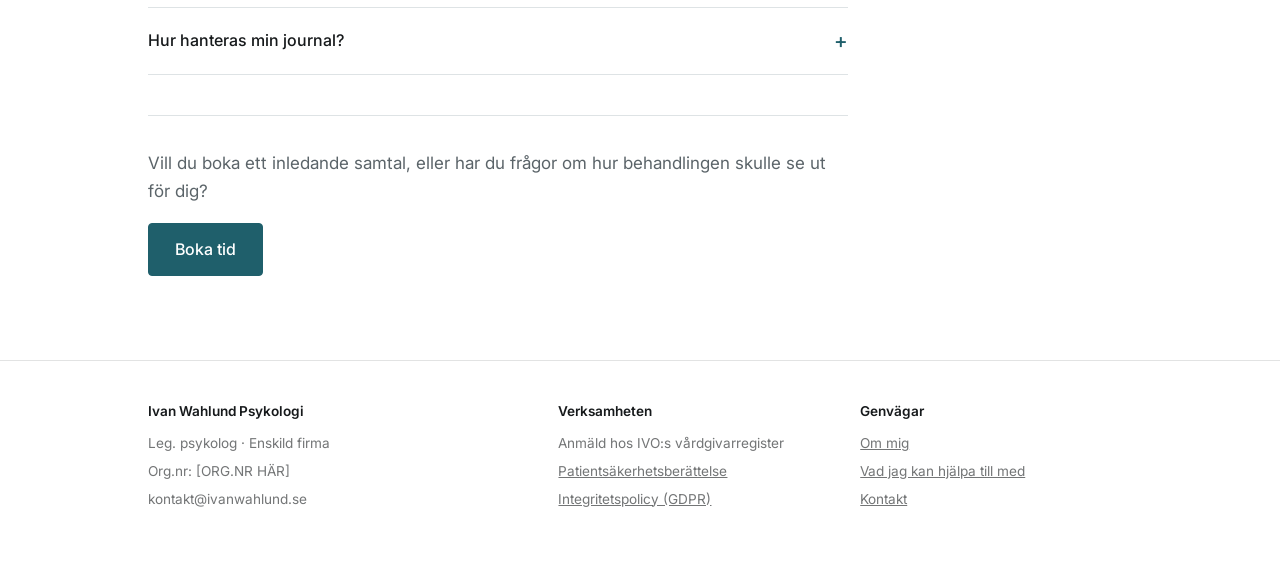
<file: faq.html>
<!DOCTYPE html>
<html lang="sv">
<head>
<meta charset="UTF-8">
<meta name="viewport" content="width=device-width, initial-scale=1.0">
<title>Vanliga frågor — Ivan Wahlund</title>
<meta name="description" content="Vanliga frågor om att boka tid, priser, sekretess och hur behandlingen går till hos Ivan Wahlund, legitimerad psykolog.">
<link rel="preconnect" href="https://fonts.googleapis.com">
<link rel="preconnect" href="https://fonts.gstatic.com" crossorigin>
<link href="https://fonts.googleapis.com/css2?family=EB+Garamond:wght@400;500;600&family=Inter:wght@400;500;600&display=swap" rel="stylesheet">
<style>
:root{
  --cream: #FFFFFF;
  --cream-alt: #F3F5F6;
  --ink: #16191B;
  --ink-soft: #5B6469;
  --olive: #1F5F6B;
  --olive-deep: #174A54;
  --gold: #1F5F6B;
  --dark: #FFFFFF;
  --dark-text: #16191B;
  --line: #DEE3E5;
  --max: 700px;

  --radius-sm: 4px;
  --radius-md: 8px;
  --ease: cubic-bezier(.4,0,.2,1);
  --transition-fast: 0.15s var(--ease);

  --fs-2xs: 0.85rem;
  --fs-xs: 0.92rem;
  --fs-base: 1rem;
  --fs-md: 1.1rem;
  --fs-lg: 1.05rem;
}

*{ box-sizing: border-box; }
html{ scroll-behavior: smooth; }
@media (prefers-reduced-motion: reduce){
  html{ scroll-behavior: auto; }
  *{ animation-duration: 0.001ms !important; transition-duration: 0.001ms !important; }
}

body{
  margin: 0;
  background: var(--cream);
  color: var(--ink);
  font-family: 'Inter', -apple-system, sans-serif;
  font-size: 17px;
  line-height: 1.6;
  -webkit-font-smoothing: antialiased;
}

h1,h2,h3{
  font-family: 'EB Garamond', Garamond, Georgia, serif;
  font-weight: 500;
  line-height: 1.15;
  margin: 0 0 0.5em 0;
  color: var(--ink);
}

a{ color: var(--olive-deep); }
a:focus-visible, button:focus-visible{
  outline: 2px solid var(--gold);
  outline-offset: 3px;
}

.wrap{ max-width: 1040px; margin: 0 auto; padding: 0 28px; }
.prose{ max-width: var(--max); }
main .wrap.prose{ max-width: 1040px; }
main .wrap.prose > *{ max-width: var(--max); }

header.site{
  background: var(--dark);
  padding: 20px 0;
  border-bottom: 1px solid var(--line);
}
header.site .wrap{
  display: flex;
  justify-content: space-between;
  align-items: center;
}
.brand{
  font-family: 'EB Garamond', Garamond, Georgia, serif;
  font-size: 1.25rem;
  font-weight: 500;
  letter-spacing: 0.01em;
  color: var(--dark-text);
  text-decoration: none;
}
nav.primary ul{
  display: flex;
  gap: 26px;
  list-style: none;
  margin: 0; padding: 0;
}
nav.primary li{ position: relative; }
nav.primary a{
  color: var(--dark-text);
  text-decoration: none;
  font-size: var(--fs-xs);
  opacity: 0.92;
  transition: opacity var(--transition-fast);
}
nav.primary a:hover{ opacity: 1; text-decoration: underline; }
nav.primary .dropdown-toggle{ display:inline-flex; align-items:center; gap:5px; cursor: pointer; }
nav.primary .caret{ font-size: 0.65em; opacity: 0.75; }
nav.primary .dropdown-menu{
  list-style: none;
  margin: 0; padding: 8px 0;
  position: absolute;
  top: 100%; left: 0;
  margin-top: 10px;
  min-width: 260px;
  background: var(--dark);
  border: 1px solid rgba(22,25,27,0.14);
  box-shadow: 0 10px 28px rgba(22,25,27,0.10);
  border-radius: var(--radius-md);
  opacity: 0;
  visibility: hidden;
  transform: translateY(4px);
  transition: opacity var(--transition-fast), transform var(--transition-fast), visibility var(--transition-fast);
  z-index: 40;
}
nav.primary li:hover > .dropdown-menu,
nav.primary li:focus-within > .dropdown-menu{
  opacity: 1; visibility: visible; transform: translateY(0);
}
nav.primary .dropdown-menu li{ position: static; }
nav.primary .dropdown-menu a{
  display: block;
  padding: 9px 18px;
  white-space: nowrap;
  opacity: 0.82;
  font-size: var(--fs-xs);
}
nav.primary .dropdown-menu a:hover{ opacity: 1; background: rgba(22,25,27,0.06); text-decoration: none; }
.nav-toggle{ display:none; }
.menu-btn{
  display:none;
  background:none; border:1px solid var(--line); border-radius: var(--radius-sm);
  padding: 8px 12px; font-size: var(--fs-xs); cursor:pointer; color: var(--dark-text);
}
@media (max-width: 720px){
  header.site .wrap{ position: relative; flex-wrap: wrap; }
  nav.primary{
    display:none;
    width: 100%;
    background: var(--dark);
    padding: 10px 0 4px;
  }
  nav.primary ul{ flex-direction: column; padding: 8px 0 0; gap: 16px; }
  nav.primary .dropdown-menu{
    position: static;
    opacity: 1; visibility: visible; transform: none;
    background: transparent;
    border: none;
    padding: 10px 0 0 16px;
    margin-top: 10px;
    min-width: 0;
  }
  nav.primary .dropdown-menu li + li{ margin-top: 10px; }
  nav.primary .dropdown-menu a{ padding: 0; font-size: var(--fs-2xs); opacity: 0.75; }
  .nav-toggle:checked ~ nav.primary{ display:block; }
  .menu-btn{ display:inline-block; }
}

.page-hero{
  background: var(--cream-alt);
  padding: 56px 0 64px;
}
.page-hero .kicker{
  color: var(--olive);
  font-size: var(--fs-2xs);
  font-weight: 500;
  letter-spacing: 0.04em;
  text-transform: uppercase;
  margin-bottom: 14px;
}
.page-hero h1{
  color: var(--dark-text);
  font-size: clamp(2.2rem, 5vw, 3.3rem);
  line-height: 1.05;
  margin-bottom: 0.4em;
  max-width: 16ch;
}
.page-hero .lede{
  color: var(--ink-soft);
  font-size: var(--fs-md);
  max-width: 46ch;
}

main{ padding: 64px 0 84px; }
main h2{ font-size: 1.55rem; margin-top: 2em; }
main h2:first-child{ margin-top: 0; }
main p{ margin: 0 0 1em 0; }
main ul.tecken{
  margin: 0 0 1.2em 0;
  padding: 0;
  list-style: none;
}
main ul.tecken li{
  padding: 10px 0 10px 20px;
  border-bottom: 1px solid var(--line);
  position: relative;
}
main ul.tecken li::before{
  content: "";
  position: absolute;
  left: 0; top: 19px;
  width: 6px; height: 6px;
  border-radius: 50%;
  background: var(--gold);
}
main ul.links{
  margin: 0; padding: 0;
  list-style: none;
  columns: 2;
  column-gap: 32px;
}
main ul.links li{ padding: 8px 0; break-inside: avoid; }

.btn{
  display: inline-block;
  background: var(--olive);
  color: #fff;
  text-decoration: none;
  padding: 13px 26px;
  border-radius: var(--radius-sm);
  font-size: var(--fs-base);
  font-weight: 500;
  border: 1px solid var(--olive);
  cursor: pointer;
  transition: background var(--transition-fast), transform var(--transition-fast);
}
.btn:hover{ background: var(--olive-deep); transform: translateY(-2px); }

/* FAQ */
.faq-category{ margin-top: 2.4em; }
.faq-category:first-child{ margin-top: 0; }
.faq-category h2{ font-size: 1.45rem; margin-bottom: 0.6em; }
.faq-list{ max-width: 100%; }
.faq-item{ border-bottom: 1px solid var(--line); }
.faq-item summary{
  cursor: pointer;
  padding: 18px 0;
  font-family: 'Inter', -apple-system, sans-serif;
  font-size: var(--fs-base);
  font-weight: 500;
  line-height: 1.45;
  list-style: none;
  display: flex;
  justify-content: space-between;
  align-items: center;
  gap: 16px;
}
.faq-item summary::-webkit-details-marker{ display: none; }
.faq-item summary::after{
  content: "+";
  font-size: 1.3rem;
  color: var(--gold);
  flex-shrink: 0;
  transition: transform var(--transition-fast);
}
.faq-item[open] summary::after{ transform: rotate(45deg); }
.faq-item p{ color: var(--ink-soft); padding: 0 0 18px 0; margin: 0; max-width: 62ch; }
.cta{ margin-top: 2.4em; padding-top: 2em; border-top: 1px solid var(--line); }
.cta p{ color: var(--ink-soft); margin-bottom: 18px; }

footer{
  background: var(--dark);
  color: rgba(22,25,27,0.6);
  padding: 40px 0 50px;
  font-size: var(--fs-2xs);
  border-top: 1px solid rgba(22,25,27,0.12);
}
footer .grid{ display:grid; grid-template-columns: 1.4fr 1fr 1fr; gap: 30px; }
footer h4{
  font-family: 'Inter', sans-serif;
  font-weight: 600;
  color: var(--dark-text);
  font-size: var(--fs-2xs);
  margin: 0 0 10px 0;
}
footer p{ margin: 0 0 6px 0; }
footer ul{ list-style:none; margin:0; padding:0; }
footer li{ margin-bottom: 6px; }
footer a{ color: rgba(22,25,27,0.6); }
@media (max-width: 700px){ footer .grid{ grid-template-columns: 1fr; } }


  /* Language placeholders */
  header.site .wrap{ gap: 12px; }
  .brand{ flex-shrink: 0; }
  nav.primary{ margin-left: auto; }
  nav.primary ul{ flex-wrap: wrap; justify-content: flex-end; }
  .language-switch{ display: flex; gap: 6px; flex-shrink: 0; font-size: var(--fs-2xs); }
  .language-switch a{ color: var(--ink-soft); text-decoration: none; }
  .language-switch a:hover{ text-decoration: underline; }
  .language-switch a[aria-current="page"]{ color: var(--ink); font-weight: 600; }
  @media (max-width: 720px){
    .menu-btn{ margin-left: auto; }
    nav.primary ul{ justify-content: flex-start; }
  }
</style>
</head>
<body>

<header class="site">
  <div class="wrap">
    <a class="brand" href="index.html">Ivan Wahlund</a>
    <input type="checkbox" id="nav-toggle" class="nav-toggle">
    <label for="nav-toggle" class="menu-btn" aria-label="Öppna meny">Meny</label>
    <nav class="primary" aria-label="Huvudmeny">
      <ul>
        <li><a href="index.html#om-mig">Om mig</a></li>
        <li><a href="index.html#arbetssatt">Så går det till</a></li>
        <li><a href="kbt.html">Vad är KBT?</a></li>
        <li><a href="index.html#omraden">Vad jag kan hjälpa till med</a></li>
        <li><a href="index.html#kontakt">Kontakt</a></li>
        <li><a href="faq.html">FAQ</a></li>
      </ul>
    </nav>
    <nav class="language-switch" aria-label="Språk">
      <a href="#" lang="en" aria-label="English" onclick="event.preventDefault()">EN</a>
      <span aria-hidden="true">/</span>
      <a href="#" lang="sv" aria-label="Svenska" aria-current="page" onclick="event.preventDefault()">SE</a>
    </nav>
  </div>
</header>

<section class="page-hero">
  <div class="wrap">
    <p class="kicker">Frågor och svar</p>
    <h1>Vanliga frågor</h1>
  </div>
</section>

<main>
  <div class="wrap prose">
    <div class="faq-category">
      <h2>Om mottagningen</h2>
      <div class="faq-list">
        <details class="faq-item">
          <summary>Arbetar du enligt en särskild metod?</summary>
          <p>Jag utgår från kognitiv beteendeterapi (KBT) och kompletterar med andra metoder som har stöd i forskningen. Vi anpassar tillsammans vilken metod som passar bäst för din situation.</p>
        </details>
        <details class="faq-item">
          <summary>Vad är skillnaden mellan psykolog och psykoterapeut?</summary>
          <p>Båda är skyddade yrkestitlar som kräver legitimation från Socialstyrelsen. Psykolog är grundutbildningen: psykologprogrammet, fem år, följt av ett års praktisk tjänstgöring (PTP) innan legitimation. Psykoterapeut är en påbyggnadsutbildning i psykoterapi som man går efter en annan yrkesexamen, till exempel som psykolog, socionom eller sjuksköterska.</p>
        </details>
        <details class="faq-item">
          <summary>Hjälper terapi?</summary>
          <p>KBT är en av de mest beforskade psykologiska behandlingsformerna som finns, med tusentals kliniska studier bakom sig. Forskningen visar genomgående att de allra flesta som går i KBT-behandling mår bättre efteråt, jämfört med om de inte hade fått någon behandling alls. Hur stor skillnaden blir för just dig går inte att förutsäga exakt, vilket är varför vi följer upp och justerar löpande under behandlingens gång.</p>
        </details>
      </div>
    </div>
    <div class="faq-category">
      <h2>Bokning och priser</h2>
      <div class="faq-list">
        <details class="faq-item">
          <summary>Ingår besöken i högkostnadsskyddet?</summary>
          <p>Nej. Det här är en privat mottagning utanför regionens vårdval, så besöken omfattas inte av högkostnadsskyddet.</p>
        </details>
        <details class="faq-item">
          <summary>Kan jag använda friskvårdsbidrag?</summary>
          <p>Det beror på din arbetsgivare. Hör av dig så stämmer vi av vad som gäller för dig, och jag kan vid behov skriva ett kvitto som specificerar besöket.</p>
        </details>
        <details class="faq-item">
          <summary>Hur snabbt får jag svar?</summary>
          <p>Vanligtvis inom 48 timmar. Jag återkommer då med förslag på lediga tider.</p>
        </details>
        <details class="faq-item">
          <summary>Vad händer om jag behöver avboka?</summary>
          <p>Avbokning senast 24 timmar före bokad tid är kostnadsfri. Vid senare avbokning eller uteblivet besök debiteras hela avgiften.</p>
        </details>
        <details class="faq-item">
          <summary>Hur går betalningen till?</summary>
          <p>Betalning sker via faktura, i samband med bokning.</p>
        </details>
      </div>
    </div>
    <div class="faq-category">
      <h2>Under behandlingen</h2>
      <div class="faq-list">
        <details class="faq-item">
          <summary>Hur går det första samtalet till?</summary>
          <p>Det inledande samtalet är kostnadsfritt. Det är ett kartläggande och utforskande samtal där vi tillsammans försöker förstå din situation och vad du söker hjälp med. Mot slutet formulerar vi en plan tillsammans som känns trygg för dig, och stämmer av om vi passar för varandra innan vi bokar en fortsatt tid.</p>
        </details>
        <details class="faq-item">
          <summary>Hur ofta träffas vi?</summary>
          <p>Oftast veckovis, men vi anpassar takten utifrån din situation och dina behov.</p>
        </details>
        <details class="faq-item">
          <summary>Hur länge pågår en behandling?</summary>
          <p>Det varierar beroende på din situation och dina mål, och går inte att säga exakt i förväg. Vissa frågor kan kännas mer hanterbara efter ett fåtal samtal, andra tar längre tid att arbeta med. Vi sätter upp konkreta mål tillsammans och stämmer löpande av hur arbetet går, och anpassar takten efter det.</p>
        </details>
        <details class="faq-item">
          <summary>Kan jag avsluta behandlingen när jag vill?</summary>
          <p>Ja. Det är alltid din behandling, och du avgör i samråd med mig när det känns rätt att avsluta eller göra ett uppehåll.</p>
        </details>
        <details class="faq-item">
          <summary>Vad gör jag om jag inte tycker att det fungerar?</summary>
          <p>Säg till. Vi utvärderar löpande hur arbetet fungerar, och justerar upplägget om något inte känns rätt.</p>
        </details>
      </div>
    </div>
    <div class="faq-category">
      <h2>Sekretess och trygghet</h2>
      <div class="faq-list">
        <details class="faq-item">
          <summary>Är samtalen konfidentiella?</summary>
          <p>Ja. All information hanteras enligt gällande sekretesslagstiftning och patientdatalagen.</p>
        </details>
        <details class="faq-item">
          <summary>Hur hanteras min journal?</summary>
          <p>Journalföring sker säkert och integritetsskyddat, i enlighet med patientdatalagen.</p>
        </details>
      </div>
    </div>
    <div class="cta">
      <p>Vill du boka ett inledande samtal, eller har du frågor om hur behandlingen skulle se ut för dig?</p>
      <a class="btn" href="index.html#kontakt">Boka tid</a>
    </div>
  </div>
</main>

<footer>
  <div class="wrap">
    <div class="grid">
      <div>
        <h4>Ivan Wahlund Psykologi</h4>
        <p>Leg. psykolog · Enskild firma</p>
        <p>Org.nr: [ORG.NR HÄR]</p>
        <p>kontakt@ivanwahlund.se</p>
      </div>
      <div>
        <h4>Verksamheten</h4>
        <ul>
          <li>Anmäld hos IVO:s vårdgivarregister</li>
          <li><a href="index.html#">Patientsäkerhetsberättelse</a></li>
          <li><a href="integritetspolicy.html">Integritetspolicy (GDPR)</a></li>
        </ul>
      </div>
      <div>
        <h4>Genvägar</h4>
        <ul>
          <li><a href="index.html#om-mig">Om mig</a></li>
          <li><a href="index.html#omraden">Vad jag kan hjälpa till med</a></li>
          <li><a href="index.html#kontakt">Kontakt</a></li>
        </ul>
      </div>
    </div>
  </div>
</footer>

<script>
  document.querySelectorAll('nav.primary > ul > li > a:not(.dropdown-toggle)').forEach(function(link){
    link.addEventListener('click', function(){
      var toggle = document.getElementById('nav-toggle');
      if(toggle) toggle.checked = false;
    });
  });
</script>

</body>
</html>
</file>
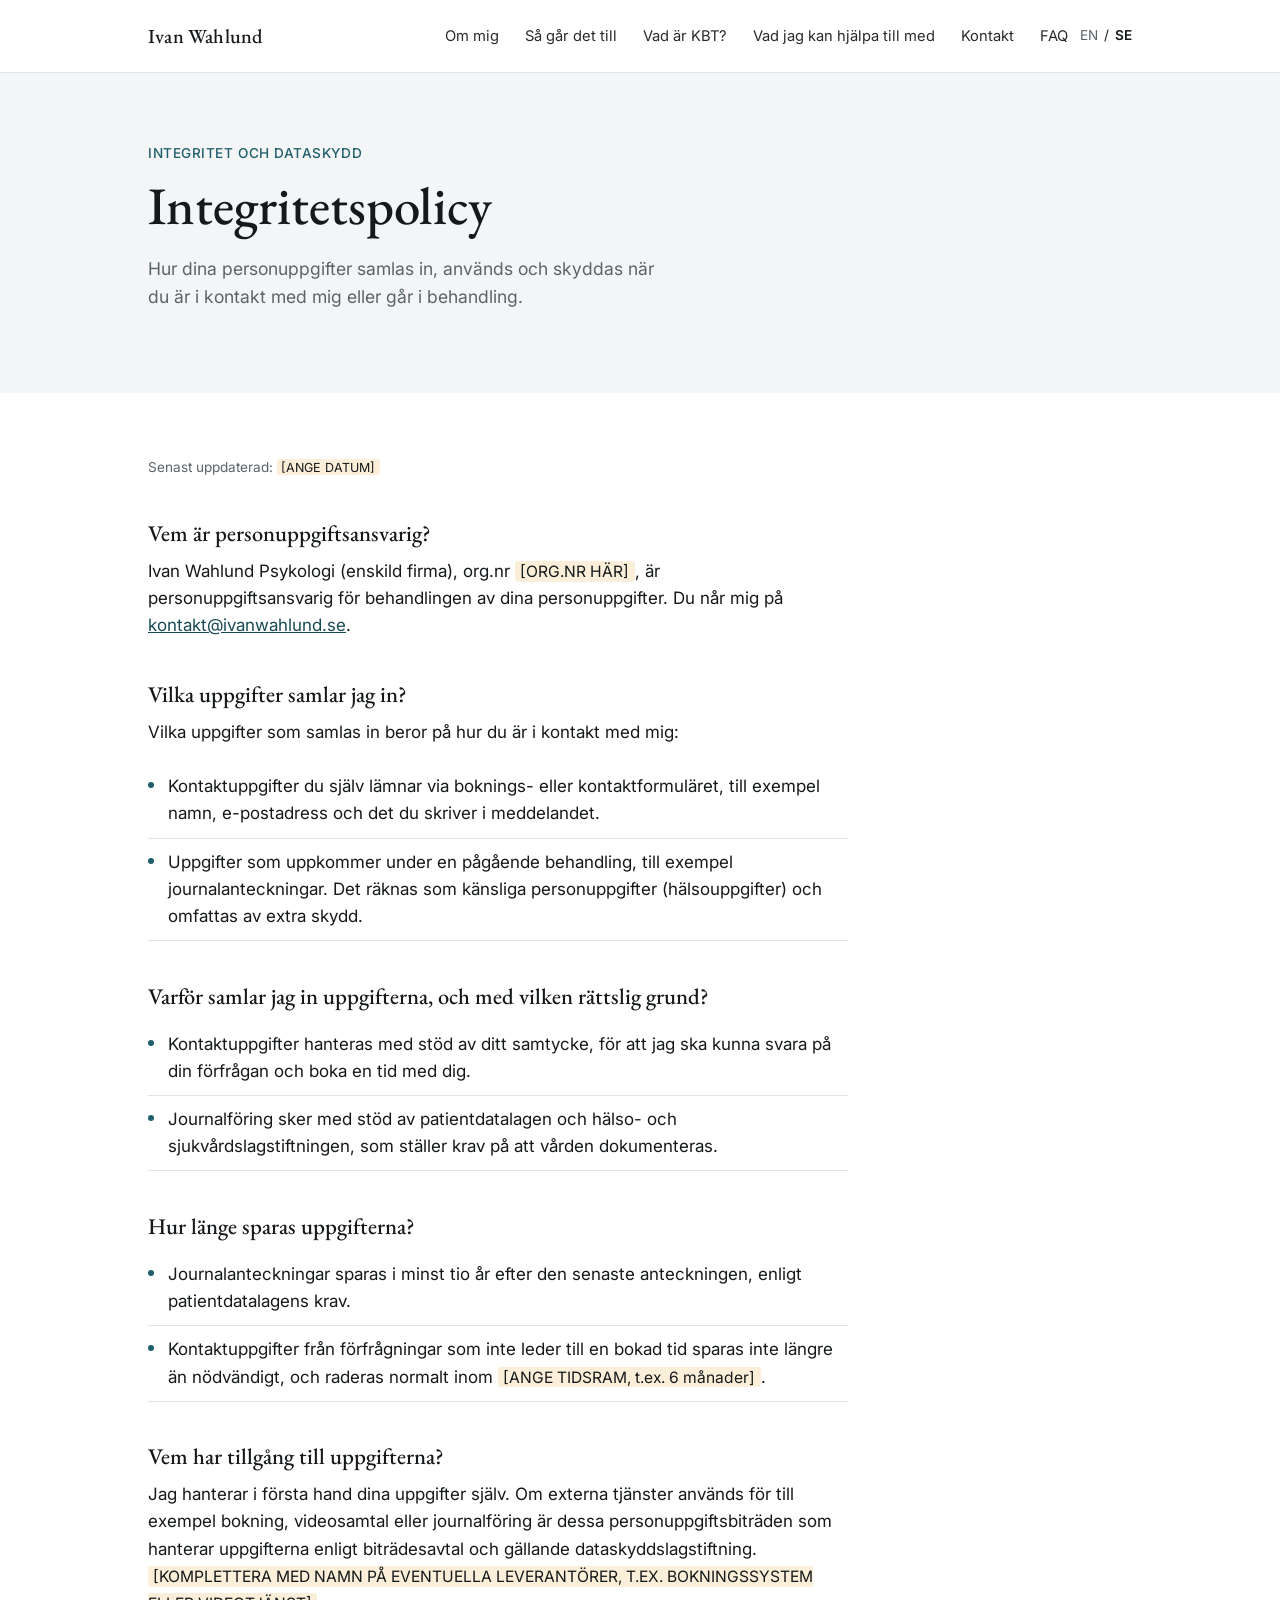
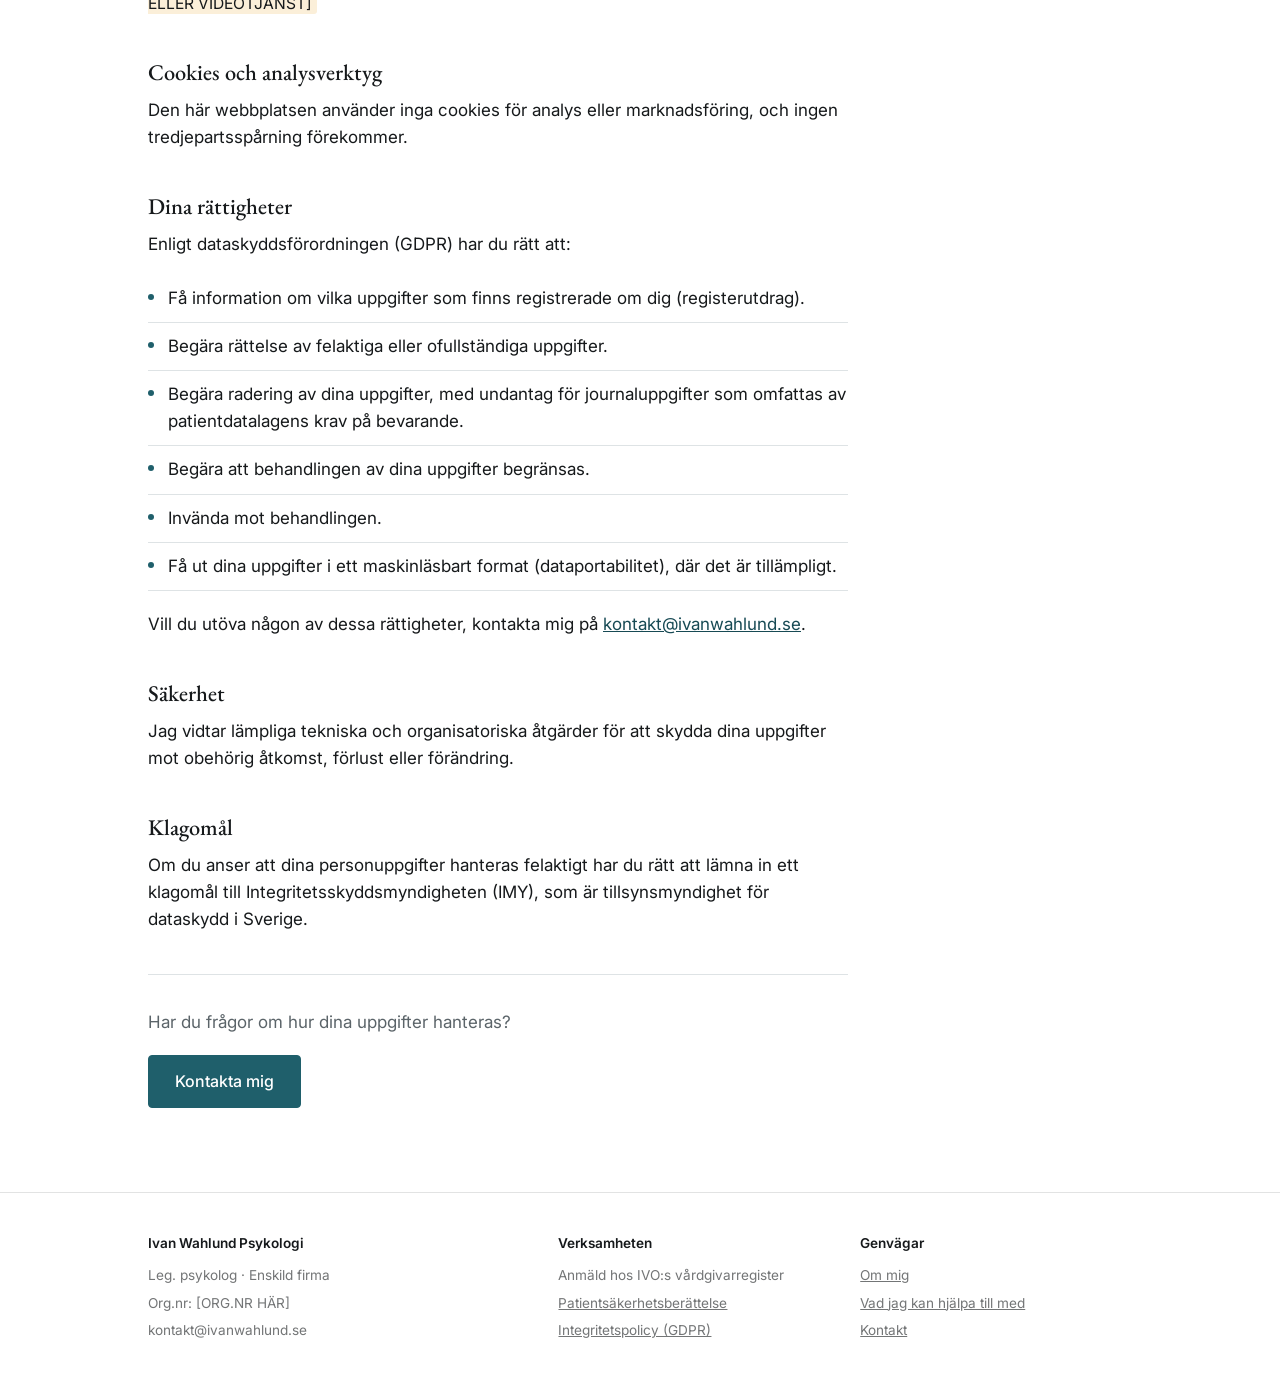
<file: integritetspolicy.html>
<!DOCTYPE html>
<html lang="sv">
<head>
<meta charset="UTF-8">
<meta name="viewport" content="width=device-width, initial-scale=1.0">
<title>Integritetspolicy — Ivan Wahlund</title>
<meta name="description" content="Hur Ivan Wahlund Psykologi samlar in, använder och skyddar dina personuppgifter, samt vilka rättigheter du har enligt GDPR.">
<link rel="preconnect" href="https://fonts.googleapis.com">
<link rel="preconnect" href="https://fonts.gstatic.com" crossorigin>
<link href="https://fonts.googleapis.com/css2?family=EB+Garamond:wght@400;500;600&family=Inter:wght@400;500;600&display=swap" rel="stylesheet">
<style>
:root{
  --cream: #FFFFFF;
  --cream-alt: #F3F5F6;
  --ink: #16191B;
  --ink-soft: #5B6469;
  --olive: #1F5F6B;
  --olive-deep: #174A54;
  --gold: #1F5F6B;
  --dark: #FFFFFF;
  --dark-text: #16191B;
  --line: #DEE3E5;
  --max: 700px;

  --radius-sm: 4px;
  --radius-md: 8px;
  --ease: cubic-bezier(.4,0,.2,1);
  --transition-fast: 0.15s var(--ease);

  --fs-2xs: 0.85rem;
  --fs-xs: 0.92rem;
  --fs-base: 1rem;
  --fs-md: 1.1rem;
  --fs-lg: 1.05rem;
}

*{ box-sizing: border-box; }
html{ scroll-behavior: smooth; }
@media (prefers-reduced-motion: reduce){
  html{ scroll-behavior: auto; }
  *{ animation-duration: 0.001ms !important; transition-duration: 0.001ms !important; }
}

body{
  margin: 0;
  background: var(--cream);
  color: var(--ink);
  font-family: 'Inter', -apple-system, sans-serif;
  font-size: 17px;
  line-height: 1.6;
  -webkit-font-smoothing: antialiased;
}

h1,h2,h3{
  font-family: 'EB Garamond', Garamond, Georgia, serif;
  font-weight: 500;
  line-height: 1.15;
  margin: 0 0 0.5em 0;
  color: var(--ink);
}

a{ color: var(--olive-deep); }
a:focus-visible, button:focus-visible{
  outline: 2px solid var(--gold);
  outline-offset: 3px;
}

.wrap{ max-width: 1040px; margin: 0 auto; padding: 0 28px; }
.prose{ max-width: var(--max); }
main .wrap.prose{ max-width: 1040px; }
main .wrap.prose > *{ max-width: var(--max); }

header.site{
  background: var(--dark);
  padding: 20px 0;
  border-bottom: 1px solid var(--line);
}
header.site .wrap{
  display: flex;
  justify-content: space-between;
  align-items: center;
}
.brand{
  font-family: 'EB Garamond', Garamond, Georgia, serif;
  font-size: 1.25rem;
  font-weight: 500;
  letter-spacing: 0.01em;
  color: var(--dark-text);
  text-decoration: none;
}
nav.primary ul{
  display: flex;
  gap: 26px;
  list-style: none;
  margin: 0; padding: 0;
}
nav.primary li{ position: relative; }
nav.primary a{
  color: var(--dark-text);
  text-decoration: none;
  font-size: var(--fs-xs);
  opacity: 0.92;
  transition: opacity var(--transition-fast);
}
nav.primary a:hover{ opacity: 1; text-decoration: underline; }
.nav-toggle{ display:none; }
.menu-btn{
  display:none;
  background:none; border:1px solid var(--line); border-radius: var(--radius-sm);
  padding: 8px 12px; font-size: var(--fs-xs); cursor:pointer; color: var(--dark-text);
}
@media (max-width: 720px){
  header.site .wrap{ position: relative; flex-wrap: wrap; }
  nav.primary{
    display:none;
    width: 100%;
    background: var(--dark);
    padding: 10px 0 4px;
  }
  nav.primary ul{ flex-direction: column; padding: 8px 0 0; gap: 16px; }
  .nav-toggle:checked ~ nav.primary{ display:block; }
  .menu-btn{ display:inline-block; }
}

.page-hero{
  background: var(--cream-alt);
  padding: 56px 0 64px;
}
.page-hero .kicker{
  color: var(--olive);
  font-size: var(--fs-2xs);
  font-weight: 500;
  letter-spacing: 0.04em;
  text-transform: uppercase;
  margin-bottom: 14px;
}
.page-hero h1{
  color: var(--dark-text);
  font-size: clamp(2.2rem, 5vw, 3.3rem);
  line-height: 1.05;
  margin-bottom: 0.4em;
  max-width: 16ch;
}
.page-hero .lede{
  color: var(--ink-soft);
  font-size: var(--fs-md);
  max-width: 46ch;
}

main{ padding: 64px 0 84px; }
main h2{ font-size: 1.4rem; margin-top: 1.9em; }
main h2:first-child{ margin-top: 0; }
main p{ margin: 0 0 1em 0; }
main .updated{ color: var(--ink-soft); font-size: var(--fs-2xs); margin-bottom: 2.2em; }
main ul.tecken{
  margin: 0 0 1.2em 0;
  padding: 0;
  list-style: none;
}
main ul.tecken li{
  padding: 10px 0 10px 20px;
  border-bottom: 1px solid var(--line);
  position: relative;
}
main ul.tecken li::before{
  content: "";
  position: absolute;
  left: 0; top: 19px;
  width: 6px; height: 6px;
  border-radius: 50%;
  background: var(--gold);
}
mark.tbd{
  background: #FBEFD9;
  color: var(--ink);
  padding: 0.05em 0.35em;
  border-radius: 3px;
  font-size: 0.92em;
}

.btn{
  display: inline-block;
  background: var(--olive);
  color: #fff;
  text-decoration: none;
  padding: 13px 26px;
  border-radius: var(--radius-sm);
  font-size: var(--fs-base);
  font-weight: 500;
  border: 1px solid var(--olive);
  cursor: pointer;
  transition: background var(--transition-fast), transform var(--transition-fast);
}
.btn:hover{ background: var(--olive-deep); transform: translateY(-2px); }

.cta{ margin-top: 2.4em; padding-top: 2em; border-top: 1px solid var(--line); }
.cta p{ color: var(--ink-soft); margin-bottom: 18px; }

footer{
  background: var(--dark);
  color: rgba(22,25,27,0.6);
  padding: 40px 0 50px;
  font-size: var(--fs-2xs);
  border-top: 1px solid rgba(22,25,27,0.12);
}
footer .grid{ display:grid; grid-template-columns: 1.4fr 1fr 1fr; gap: 30px; }
footer h4{
  font-family: 'Inter', sans-serif;
  font-weight: 600;
  color: var(--dark-text);
  font-size: var(--fs-2xs);
  margin: 0 0 10px 0;
}
footer p{ margin: 0 0 6px 0; }
footer ul{ list-style:none; margin:0; padding:0; }
footer li{ margin-bottom: 6px; }
footer a{ color: rgba(22,25,27,0.6); }
@media (max-width: 700px){ footer .grid{ grid-template-columns: 1fr; } }


  /* Language placeholders */
  header.site .wrap{ gap: 12px; }
  .brand{ flex-shrink: 0; }
  nav.primary{ margin-left: auto; }
  nav.primary ul{ flex-wrap: wrap; justify-content: flex-end; }
  .language-switch{ display: flex; gap: 6px; flex-shrink: 0; font-size: var(--fs-2xs); }
  .language-switch a{ color: var(--ink-soft); text-decoration: none; }
  .language-switch a:hover{ text-decoration: underline; }
  .language-switch a[aria-current="page"]{ color: var(--ink); font-weight: 600; }
  @media (max-width: 720px){
    .menu-btn{ margin-left: auto; }
    nav.primary ul{ justify-content: flex-start; }
  }
</style>
</head>
<body>

<header class="site">
  <div class="wrap">
    <a class="brand" href="index.html">Ivan Wahlund</a>
    <input type="checkbox" id="nav-toggle" class="nav-toggle">
    <label for="nav-toggle" class="menu-btn" aria-label="Öppna meny">Meny</label>
    <nav class="primary" aria-label="Huvudmeny">
      <ul>
        <li><a href="index.html#om-mig">Om mig</a></li>
        <li><a href="index.html#arbetssatt">Så går det till</a></li>
        <li><a href="kbt.html">Vad är KBT?</a></li>
        <li><a href="index.html#omraden">Vad jag kan hjälpa till med</a></li>
        <li><a href="index.html#kontakt">Kontakt</a></li>
        <li><a href="faq.html">FAQ</a></li>
      </ul>
    </nav>
    <nav class="language-switch" aria-label="Språk">
      <a href="#" lang="en" aria-label="English" onclick="event.preventDefault()">EN</a>
      <span aria-hidden="true">/</span>
      <a href="#" lang="sv" aria-label="Svenska" aria-current="page" onclick="event.preventDefault()">SE</a>
    </nav>
  </div>
</header>

<section class="page-hero">
  <div class="wrap">
    <p class="kicker">Integritet och dataskydd</p>
    <h1>Integritetspolicy</h1>
    <p class="lede">Hur dina personuppgifter samlas in, används och skyddas när du är i kontakt med mig eller går i behandling.</p>
  </div>
</section>

<main>
  <div class="wrap prose">
    <p class="updated">Senast uppdaterad: <mark class="tbd">[ANGE DATUM]</mark></p>

    <h2>Vem är personuppgiftsansvarig?</h2>
    <p>Ivan Wahlund Psykologi (enskild firma), org.nr <mark class="tbd">[ORG.NR HÄR]</mark>, är personuppgiftsansvarig för behandlingen av dina personuppgifter. Du når mig på <a href="mailto:kontakt@ivanwahlund.se">kontakt@ivanwahlund.se</a>.</p>

    <h2>Vilka uppgifter samlar jag in?</h2>
    <p>Vilka uppgifter som samlas in beror på hur du är i kontakt med mig:</p>
    <ul class="tecken">
      <li>Kontaktuppgifter du själv lämnar via boknings- eller kontaktformuläret, till exempel namn, e-postadress och det du skriver i meddelandet.</li>
      <li>Uppgifter som uppkommer under en pågående behandling, till exempel journalanteckningar. Det räknas som känsliga personuppgifter (hälsouppgifter) och omfattas av extra skydd.</li>
    </ul>

    <h2>Varför samlar jag in uppgifterna, och med vilken rättslig grund?</h2>
    <ul class="tecken">
      <li>Kontaktuppgifter hanteras med stöd av ditt samtycke, för att jag ska kunna svara på din förfrågan och boka en tid med dig.</li>
      <li>Journalföring sker med stöd av patientdatalagen och hälso- och sjukvårdslagstiftningen, som ställer krav på att vården dokumenteras.</li>
    </ul>

    <h2>Hur länge sparas uppgifterna?</h2>
    <ul class="tecken">
      <li>Journalanteckningar sparas i minst tio år efter den senaste anteckningen, enligt patientdatalagens krav.</li>
      <li>Kontaktuppgifter från förfrågningar som inte leder till en bokad tid sparas inte längre än nödvändigt, och raderas normalt inom <mark class="tbd">[ANGE TIDSRAM, t.ex. 6 månader]</mark>.</li>
    </ul>

    <h2>Vem har tillgång till uppgifterna?</h2>
    <p>Jag hanterar i första hand dina uppgifter själv. Om externa tjänster används för till exempel bokning, videosamtal eller journalföring är dessa personuppgiftsbiträden som hanterar uppgifterna enligt biträdesavtal och gällande dataskyddslagstiftning. <mark class="tbd">[KOMPLETTERA MED NAMN PÅ EVENTUELLA LEVERANTÖRER, T.EX. BOKNINGSSYSTEM ELLER VIDEOTJÄNST]</mark></p>

    <h2>Cookies och analysverktyg</h2>
    <p>Den här webbplatsen använder inga cookies för analys eller marknadsföring, och ingen tredjepartsspårning förekommer.</p>

    <h2>Dina rättigheter</h2>
    <p>Enligt dataskyddsförordningen (GDPR) har du rätt att:</p>
    <ul class="tecken">
      <li>Få information om vilka uppgifter som finns registrerade om dig (registerutdrag).</li>
      <li>Begära rättelse av felaktiga eller ofullständiga uppgifter.</li>
      <li>Begära radering av dina uppgifter, med undantag för journaluppgifter som omfattas av patientdatalagens krav på bevarande.</li>
      <li>Begära att behandlingen av dina uppgifter begränsas.</li>
      <li>Invända mot behandlingen.</li>
      <li>Få ut dina uppgifter i ett maskinläsbart format (dataportabilitet), där det är tillämpligt.</li>
    </ul>
    <p>Vill du utöva någon av dessa rättigheter, kontakta mig på <a href="mailto:kontakt@ivanwahlund.se">kontakt@ivanwahlund.se</a>.</p>

    <h2>Säkerhet</h2>
    <p>Jag vidtar lämpliga tekniska och organisatoriska åtgärder för att skydda dina uppgifter mot obehörig åtkomst, förlust eller förändring.</p>

    <h2>Klagomål</h2>
    <p>Om du anser att dina personuppgifter hanteras felaktigt har du rätt att lämna in ett klagomål till Integritetsskyddsmyndigheten (IMY), som är tillsynsmyndighet för dataskydd i Sverige.</p>

    <div class="cta">
      <p>Har du frågor om hur dina uppgifter hanteras?</p>
      <a class="btn" href="index.html#kontakt">Kontakta mig</a>
    </div>
  </div>
</main>

<footer>
  <div class="wrap">
    <div class="grid">
      <div>
        <h4>Ivan Wahlund Psykologi</h4>
        <p>Leg. psykolog · Enskild firma</p>
        <p>Org.nr: [ORG.NR HÄR]</p>
        <p>kontakt@ivanwahlund.se</p>
      </div>
      <div>
        <h4>Verksamheten</h4>
        <ul>
          <li>Anmäld hos IVO:s vårdgivarregister</li>
          <li><a href="index.html#">Patientsäkerhetsberättelse</a></li>
          <li><a href="integritetspolicy.html">Integritetspolicy (GDPR)</a></li>
        </ul>
      </div>
      <div>
        <h4>Genvägar</h4>
        <ul>
          <li><a href="index.html#om-mig">Om mig</a></li>
          <li><a href="index.html#omraden">Vad jag kan hjälpa till med</a></li>
          <li><a href="index.html#kontakt">Kontakt</a></li>
        </ul>
      </div>
    </div>
  </div>
</footer>

<script>
  document.querySelectorAll('nav.primary > ul > li > a').forEach(function(link){
    link.addEventListener('click', function(){
      var toggle = document.getElementById('nav-toggle');
      if(toggle) toggle.checked = false;
    });
  });
</script>

</body>
</html>
</file>
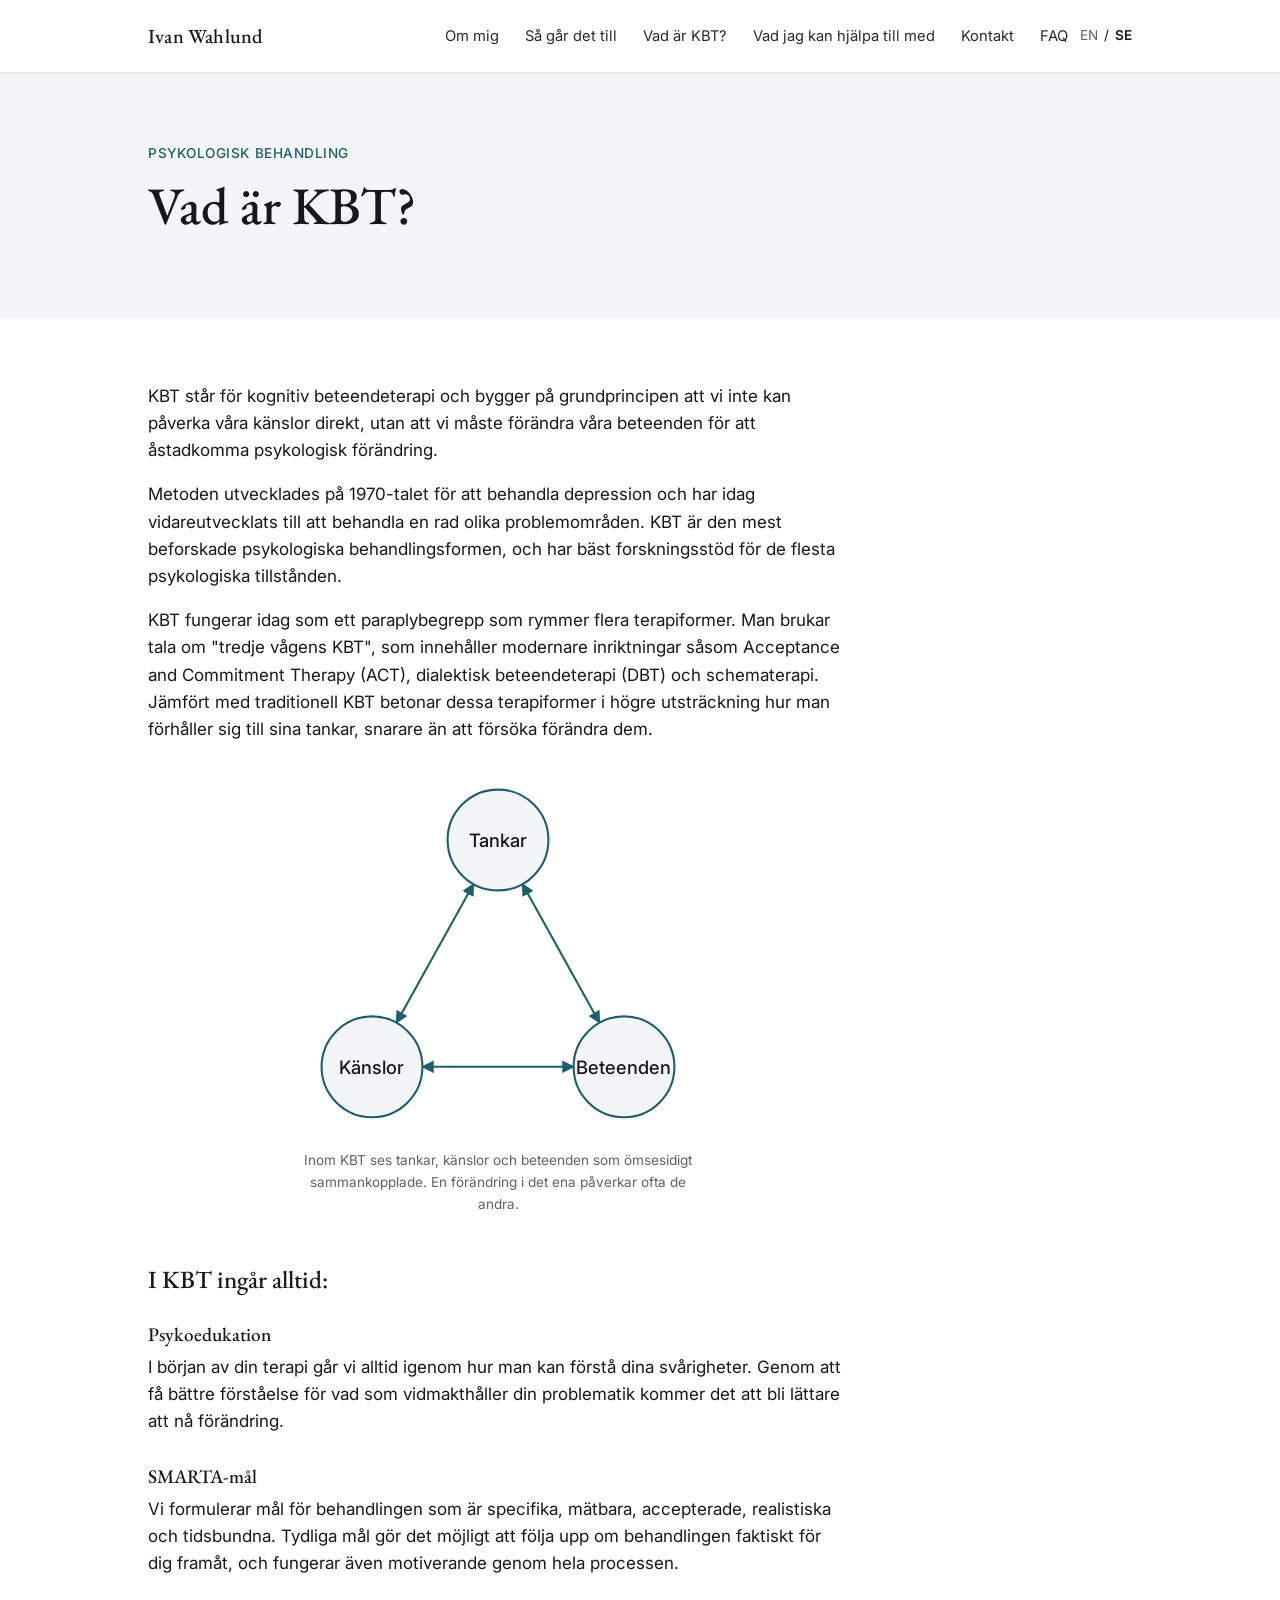
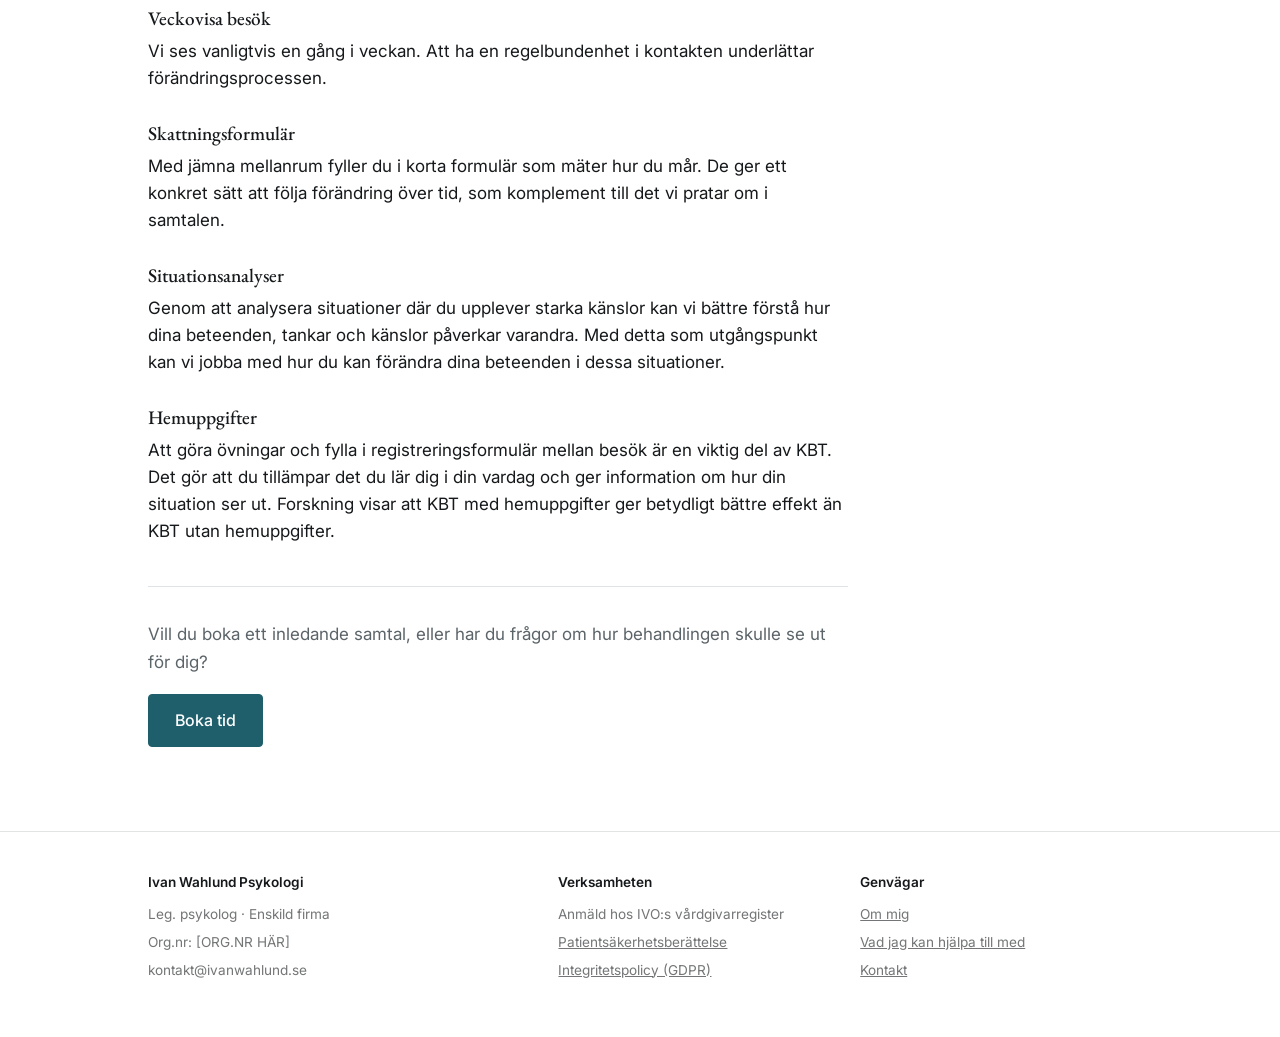
<file: kbt.html>
<!DOCTYPE html>
<html lang="sv">
<head>
<meta charset="UTF-8">
<meta name="viewport" content="width=device-width, initial-scale=1.0">
<title>Vad är KBT? — Ivan Wahlund</title>
<meta name="description" content="En introduktion till kognitiv beteendeterapi (KBT) — vad metoden innebär och hur en behandling går till.">
<link rel="preconnect" href="https://fonts.googleapis.com">
<link rel="preconnect" href="https://fonts.gstatic.com" crossorigin>
<link href="https://fonts.googleapis.com/css2?family=EB+Garamond:wght@400;500;600&family=Inter:wght@400;500;600&display=swap" rel="stylesheet">
<style>
:root{
  --cream: #FFFFFF;
  --cream-alt: #F3F5F6;
  --ink: #16191B;
  --ink-soft: #5B6469;
  --olive: #1F5F6B;
  --olive-deep: #174A54;
  --gold: #1F5F6B;
  --dark: #FFFFFF;
  --dark-text: #16191B;
  --line: #DEE3E5;
  --max: 700px;

  --radius-sm: 4px;
  --radius-md: 8px;
  --ease: cubic-bezier(.4,0,.2,1);
  --transition-fast: 0.15s var(--ease);

  --fs-2xs: 0.85rem;
  --fs-xs: 0.92rem;
  --fs-base: 1rem;
  --fs-md: 1.1rem;
  --fs-lg: 1.05rem;
}

*{ box-sizing: border-box; }
html{ scroll-behavior: smooth; }
@media (prefers-reduced-motion: reduce){
  html{ scroll-behavior: auto; }
  *{ animation-duration: 0.001ms !important; transition-duration: 0.001ms !important; }
}

body{
  margin: 0;
  background: var(--cream);
  color: var(--ink);
  font-family: 'Inter', -apple-system, sans-serif;
  font-size: 17px;
  line-height: 1.6;
  -webkit-font-smoothing: antialiased;
}

h1,h2,h3{
  font-family: 'EB Garamond', Garamond, Georgia, serif;
  font-weight: 500;
  line-height: 1.15;
  margin: 0 0 0.5em 0;
  color: var(--ink);
}

a{ color: var(--olive-deep); }
a:focus-visible, button:focus-visible{
  outline: 2px solid var(--gold);
  outline-offset: 3px;
}

.wrap{ max-width: 1040px; margin: 0 auto; padding: 0 28px; }
.prose{ max-width: var(--max); }
main .wrap.prose{ max-width: 1040px; }
main .wrap.prose > *{ max-width: var(--max); }

header.site{
  background: var(--dark);
  padding: 20px 0;
  border-bottom: 1px solid var(--line);
}
header.site .wrap{
  display: flex;
  justify-content: space-between;
  align-items: center;
}
.brand{
  font-family: 'EB Garamond', Garamond, Georgia, serif;
  font-size: 1.25rem;
  font-weight: 500;
  letter-spacing: 0.01em;
  color: var(--dark-text);
  text-decoration: none;
}
nav.primary ul{
  display: flex;
  gap: 26px;
  list-style: none;
  margin: 0; padding: 0;
}
nav.primary li{ position: relative; }
nav.primary a{
  color: var(--dark-text);
  text-decoration: none;
  font-size: var(--fs-xs);
  opacity: 0.92;
  transition: opacity var(--transition-fast);
}
nav.primary a:hover{ opacity: 1; text-decoration: underline; }
nav.primary .dropdown-toggle{ display:inline-flex; align-items:center; gap:5px; cursor: pointer; }
nav.primary .caret{ font-size: 0.65em; opacity: 0.75; }
nav.primary .dropdown-menu{
  list-style: none;
  margin: 0; padding: 8px 0;
  position: absolute;
  top: 100%; left: 0;
  margin-top: 10px;
  min-width: 260px;
  background: var(--dark);
  border: 1px solid rgba(22,25,27,0.14);
  box-shadow: 0 10px 28px rgba(22,25,27,0.10);
  border-radius: var(--radius-md);
  opacity: 0;
  visibility: hidden;
  transform: translateY(4px);
  transition: opacity var(--transition-fast), transform var(--transition-fast), visibility var(--transition-fast);
  z-index: 40;
}
nav.primary li:hover > .dropdown-menu,
nav.primary li:focus-within > .dropdown-menu{
  opacity: 1; visibility: visible; transform: translateY(0);
}
nav.primary .dropdown-menu li{ position: static; }
nav.primary .dropdown-menu a{
  display: block;
  padding: 9px 18px;
  white-space: nowrap;
  opacity: 0.82;
  font-size: var(--fs-xs);
}
nav.primary .dropdown-menu a:hover{ opacity: 1; background: rgba(22,25,27,0.06); text-decoration: none; }
.nav-toggle{ display:none; }
.menu-btn{
  display:none;
  background:none; border:1px solid var(--line); border-radius: var(--radius-sm);
  padding: 8px 12px; font-size: var(--fs-xs); cursor:pointer; color: var(--dark-text);
}
@media (max-width: 720px){
  header.site .wrap{ position: relative; flex-wrap: wrap; }
  nav.primary{
    display:none;
    width: 100%;
    background: var(--dark);
    padding: 10px 0 4px;
  }
  nav.primary ul{ flex-direction: column; padding: 8px 0 0; gap: 16px; }
  nav.primary .dropdown-menu{
    position: static;
    opacity: 1; visibility: visible; transform: none;
    background: transparent;
    border: none;
    padding: 10px 0 0 16px;
    margin-top: 10px;
    min-width: 0;
  }
  nav.primary .dropdown-menu li + li{ margin-top: 10px; }
  nav.primary .dropdown-menu a{ padding: 0; font-size: var(--fs-2xs); opacity: 0.75; }
  .nav-toggle:checked ~ nav.primary{ display:block; }
  .menu-btn{ display:inline-block; }
}

.page-hero{
  background: var(--cream-alt);
  padding: 56px 0 64px;
}
.page-hero .kicker{
  color: var(--olive);
  font-size: var(--fs-2xs);
  font-weight: 500;
  letter-spacing: 0.04em;
  text-transform: uppercase;
  margin-bottom: 14px;
}
.page-hero h1{
  color: var(--dark-text);
  font-size: clamp(2.2rem, 5vw, 3.3rem);
  line-height: 1.05;
  margin-bottom: 0.4em;
  max-width: 16ch;
}
.page-hero .lede{
  color: var(--ink-soft);
  font-size: var(--fs-md);
  max-width: 46ch;
}

main{ padding: 64px 0 84px; }
main h2{ font-size: 1.55rem; margin-top: 2em; }
main h2:first-child{ margin-top: 0; }
main h3{ font-size: 1.2rem; margin: 1.6em 0 0.4em; }
main p{ margin: 0 0 1em 0; }
.kbt-diagram{ margin: 2em 0; text-align: center; }
.kbt-diagram svg{ width: 100%; max-width: 420px; height: auto; }
.kbt-node{ fill: var(--cream-alt); stroke: var(--olive); stroke-width: 2.5; }
.kbt-line{ stroke: var(--olive); stroke-width: 2.5; fill: none; }
.kbt-arrow{ fill: var(--olive); }
.kbt-label{ font-family: 'Inter', sans-serif; font-size: 22px; font-weight: 500; fill: var(--ink); text-anchor: middle; }
.kbt-diagram figcaption{ margin-top: 12px; font-size: var(--fs-2xs); color: var(--ink-soft); max-width: 46ch; margin-left: auto; margin-right: auto; }
main ul.tecken{
  margin: 0 0 1.2em 0;
  padding: 0;
  list-style: none;
}
main ul.tecken li{
  padding: 10px 0 10px 20px;
  border-bottom: 1px solid var(--line);
  position: relative;
}
main ul.tecken li::before{
  content: "";
  position: absolute;
  left: 0; top: 19px;
  width: 6px; height: 6px;
  border-radius: 50%;
  background: var(--gold);
}
main ul.links{
  margin: 0; padding: 0;
  list-style: none;
  columns: 2;
  column-gap: 32px;
}
main ul.links li{ padding: 8px 0; break-inside: avoid; }

.btn{
  display: inline-block;
  background: var(--olive);
  color: #fff;
  text-decoration: none;
  padding: 13px 26px;
  border-radius: var(--radius-sm);
  font-size: var(--fs-base);
  font-weight: 500;
  border: 1px solid var(--olive);
  cursor: pointer;
  transition: background var(--transition-fast), transform var(--transition-fast);
}
.btn:hover{ background: var(--olive-deep); transform: translateY(-2px); }

/* FAQ */
.faq-category{ margin-top: 2.4em; }
.faq-category:first-child{ margin-top: 0; }
.faq-category h2{ font-size: 1.45rem; margin-bottom: 0.6em; }
.faq-list{ max-width: 100%; }
.faq-item{ border-bottom: 1px solid var(--line); }
.faq-item summary{
  cursor: pointer;
  padding: 18px 0;
  font-family: 'EB Garamond', Garamond, Georgia, serif;
  font-size: var(--fs-lg);
  font-weight: 500;
  list-style: none;
  display: flex;
  justify-content: space-between;
  align-items: center;
  gap: 16px;
}
.faq-item summary::-webkit-details-marker{ display: none; }
.faq-item summary::after{
  content: "+";
  font-size: 1.3rem;
  color: var(--gold);
  flex-shrink: 0;
  transition: transform var(--transition-fast);
}
.faq-item[open] summary::after{ transform: rotate(45deg); }
.faq-item p{ color: var(--ink-soft); padding: 0 0 18px 0; margin: 0; max-width: 62ch; }
.cta{ margin-top: 2.4em; padding-top: 2em; border-top: 1px solid var(--line); }
.cta p{ color: var(--ink-soft); margin-bottom: 18px; }

footer{
  background: var(--dark);
  color: rgba(22,25,27,0.6);
  padding: 40px 0 50px;
  font-size: var(--fs-2xs);
  border-top: 1px solid rgba(22,25,27,0.12);
}
footer .grid{ display:grid; grid-template-columns: 1.4fr 1fr 1fr; gap: 30px; }
footer h4{
  font-family: 'Inter', sans-serif;
  font-weight: 600;
  color: var(--dark-text);
  font-size: var(--fs-2xs);
  margin: 0 0 10px 0;
}
footer p{ margin: 0 0 6px 0; }
footer ul{ list-style:none; margin:0; padding:0; }
footer li{ margin-bottom: 6px; }
footer a{ color: rgba(22,25,27,0.6); }
@media (max-width: 700px){ footer .grid{ grid-template-columns: 1fr; } }


  /* Language placeholders */
  header.site .wrap{ gap: 12px; }
  .brand{ flex-shrink: 0; }
  nav.primary{ margin-left: auto; }
  nav.primary ul{ flex-wrap: wrap; justify-content: flex-end; }
  .language-switch{ display: flex; gap: 6px; flex-shrink: 0; font-size: var(--fs-2xs); }
  .language-switch a{ color: var(--ink-soft); text-decoration: none; }
  .language-switch a:hover{ text-decoration: underline; }
  .language-switch a[aria-current="page"]{ color: var(--ink); font-weight: 600; }
  @media (max-width: 720px){
    .menu-btn{ margin-left: auto; }
    nav.primary ul{ justify-content: flex-start; }
  }
</style>
</head>
<body>

<header class="site">
  <div class="wrap">
    <a class="brand" href="index.html">Ivan Wahlund</a>
    <input type="checkbox" id="nav-toggle" class="nav-toggle">
    <label for="nav-toggle" class="menu-btn" aria-label="Öppna meny">Meny</label>
    <nav class="primary" aria-label="Huvudmeny">
      <ul>
        <li><a href="index.html#om-mig">Om mig</a></li>
        <li><a href="index.html#arbetssatt">Så går det till</a></li>
        <li><a href="kbt.html">Vad är KBT?</a></li>
        <li><a href="index.html#omraden">Vad jag kan hjälpa till med</a></li>
        <li><a href="index.html#kontakt">Kontakt</a></li>
        <li><a href="faq.html">FAQ</a></li>
      </ul>
    </nav>
    <nav class="language-switch" aria-label="Språk">
      <a href="#" lang="en" aria-label="English" onclick="event.preventDefault()">EN</a>
      <span aria-hidden="true">/</span>
      <a href="#" lang="sv" aria-label="Svenska" aria-current="page" onclick="event.preventDefault()">SE</a>
    </nav>
  </div>
</header>

<section class="page-hero">
  <div class="wrap">
    <p class="kicker">Psykologisk behandling</p>
    <h1>Vad är KBT?</h1>
  </div>
</section>

<main>
  <div class="wrap prose">
    <p>KBT står för kognitiv beteendeterapi och bygger på grundprincipen att vi inte kan påverka våra känslor direkt, utan att vi måste förändra våra beteenden för att åstadkomma psykologisk förändring.</p>


    <p>Metoden utvecklades på 1970-talet för att behandla depression och har idag vidareutvecklats till att behandla en rad olika problemområden. KBT är den mest beforskade psykologiska behandlingsformen, och har bäst forskningsstöd för de flesta psykologiska tillstånden.</p>
    <p>KBT fungerar idag som ett paraplybegrepp som rymmer flera terapiformer. Man brukar tala om "tredje vågens KBT", som innehåller modernare inriktningar såsom Acceptance and Commitment Therapy (ACT), dialektisk beteendeterapi (DBT) och schematerapi. Jämfört med traditionell KBT betonar dessa terapiformer i högre utsträckning hur man förhåller sig till sina tankar, snarare än att försöka förändra dem.</p>

    <figure class="kbt-diagram">
      <svg viewBox="0 0 500 420" role="img" aria-labelledby="kbtDiagramTitle" xmlns="http://www.w3.org/2000/svg">
        <title id="kbtDiagramTitle">Tankar, känslor och beteenden påverkar varandra</title>
        <defs>
          <marker id="arrowOut" viewBox="0 0 10 10" refX="9" refY="5" markerWidth="6" markerHeight="6" orient="auto">
            <path class="kbt-arrow" d="M0,0 L10,5 L0,10 Z"></path>
          </marker>
          <marker id="arrowIn" viewBox="0 0 10 10" refX="1" refY="5" markerWidth="6" markerHeight="6" orient="auto">
            <path class="kbt-arrow" d="M10,0 L0,5 L10,10 Z"></path>
          </marker>
        </defs>
        <line class="kbt-line" x1="220.87" y1="127.44" x2="129.13" y2="292.56" marker-start="url(#arrowIn)" marker-end="url(#arrowOut)"></line>
        <line class="kbt-line" x1="279.13" y1="127.44" x2="370.87" y2="292.56" marker-start="url(#arrowIn)" marker-end="url(#arrowOut)"></line>
        <line class="kbt-line" x1="160" y1="345" x2="340" y2="345" marker-start="url(#arrowIn)" marker-end="url(#arrowOut)"></line>
        <circle class="kbt-node" cx="250" cy="75" r="60"></circle>
        <circle class="kbt-node" cx="100" cy="345" r="60"></circle>
        <circle class="kbt-node" cx="400" cy="345" r="60"></circle>
        <text class="kbt-label" x="250" y="83">Tankar</text>
        <text class="kbt-label" x="100" y="353">Känslor</text>
        <text class="kbt-label" x="400" y="353">Beteenden</text>
      </svg>
      <figcaption>Inom KBT ses tankar, känslor och beteenden som ömsesidigt sammankopplade. En förändring i det ena påverkar ofta de andra.</figcaption>
    </figure>

    <h2>I KBT ingår alltid:</h2>
    <h3>Psykoedukation</h3>
    <p>I början av din terapi går vi alltid igenom hur man kan förstå dina svårigheter. Genom att få bättre förståelse för vad som vidmakthåller din problematik kommer det att bli lättare att nå förändring.</p>
    <h3>SMARTA-mål</h3>
    <p>Vi formulerar mål för behandlingen som är specifika, mätbara, accepterade, realistiska och tidsbundna. Tydliga mål gör det möjligt att följa upp om behandlingen faktiskt för dig framåt, och fungerar även motiverande genom hela processen.</p>
    <h3>Veckovisa besök</h3>
    <p>Vi ses vanligtvis en gång i veckan. Att ha en regelbundenhet i kontakten underlättar förändringsprocessen.</p>
    <h3>Skattningsformulär</h3>
    <p>Med jämna mellanrum fyller du i korta formulär som mäter hur du mår. De ger ett konkret sätt att följa förändring över tid, som komplement till det vi pratar om i samtalen.</p>
    <h3>Situationsanalyser</h3>
    <p>Genom att analysera situationer där du upplever starka känslor kan vi bättre förstå hur dina beteenden, tankar och känslor påverkar varandra. Med detta som utgångspunkt kan vi jobba med hur du kan förändra dina beteenden i dessa situationer.</p>
    <h3>Hemuppgifter</h3>
    <p>Att göra övningar och fylla i registreringsformulär mellan besök är en viktig del av KBT. Det gör att du tillämpar det du lär dig i din vardag och ger information om hur din situation ser ut. Forskning visar att KBT med hemuppgifter ger betydligt bättre effekt än KBT utan hemuppgifter.</p>

    <div class="cta">
      <p>Vill du boka ett inledande samtal, eller har du frågor om hur behandlingen skulle se ut för dig?</p>
      <a class="btn" href="index.html#kontakt">Boka tid</a>
    </div>
  </div>
</main>

<footer>
  <div class="wrap">
    <div class="grid">
      <div>
        <h4>Ivan Wahlund Psykologi</h4>
        <p>Leg. psykolog · Enskild firma</p>
        <p>Org.nr: [ORG.NR HÄR]</p>
        <p>kontakt@ivanwahlund.se</p>
      </div>
      <div>
        <h4>Verksamheten</h4>
        <ul>
          <li>Anmäld hos IVO:s vårdgivarregister</li>
          <li><a href="index.html#">Patientsäkerhetsberättelse</a></li>
          <li><a href="integritetspolicy.html">Integritetspolicy (GDPR)</a></li>
        </ul>
      </div>
      <div>
        <h4>Genvägar</h4>
        <ul>
          <li><a href="index.html#om-mig">Om mig</a></li>
          <li><a href="index.html#omraden">Vad jag kan hjälpa till med</a></li>
          <li><a href="index.html#kontakt">Kontakt</a></li>
        </ul>
      </div>
    </div>
  </div>
</footer>

<script>
  document.querySelectorAll('nav.primary > ul > li > a:not(.dropdown-toggle)').forEach(function(link){
    link.addEventListener('click', function(){
      var toggle = document.getElementById('nav-toggle');
      if(toggle) toggle.checked = false;
    });
  });
</script>

</body>
</html>
</file>
